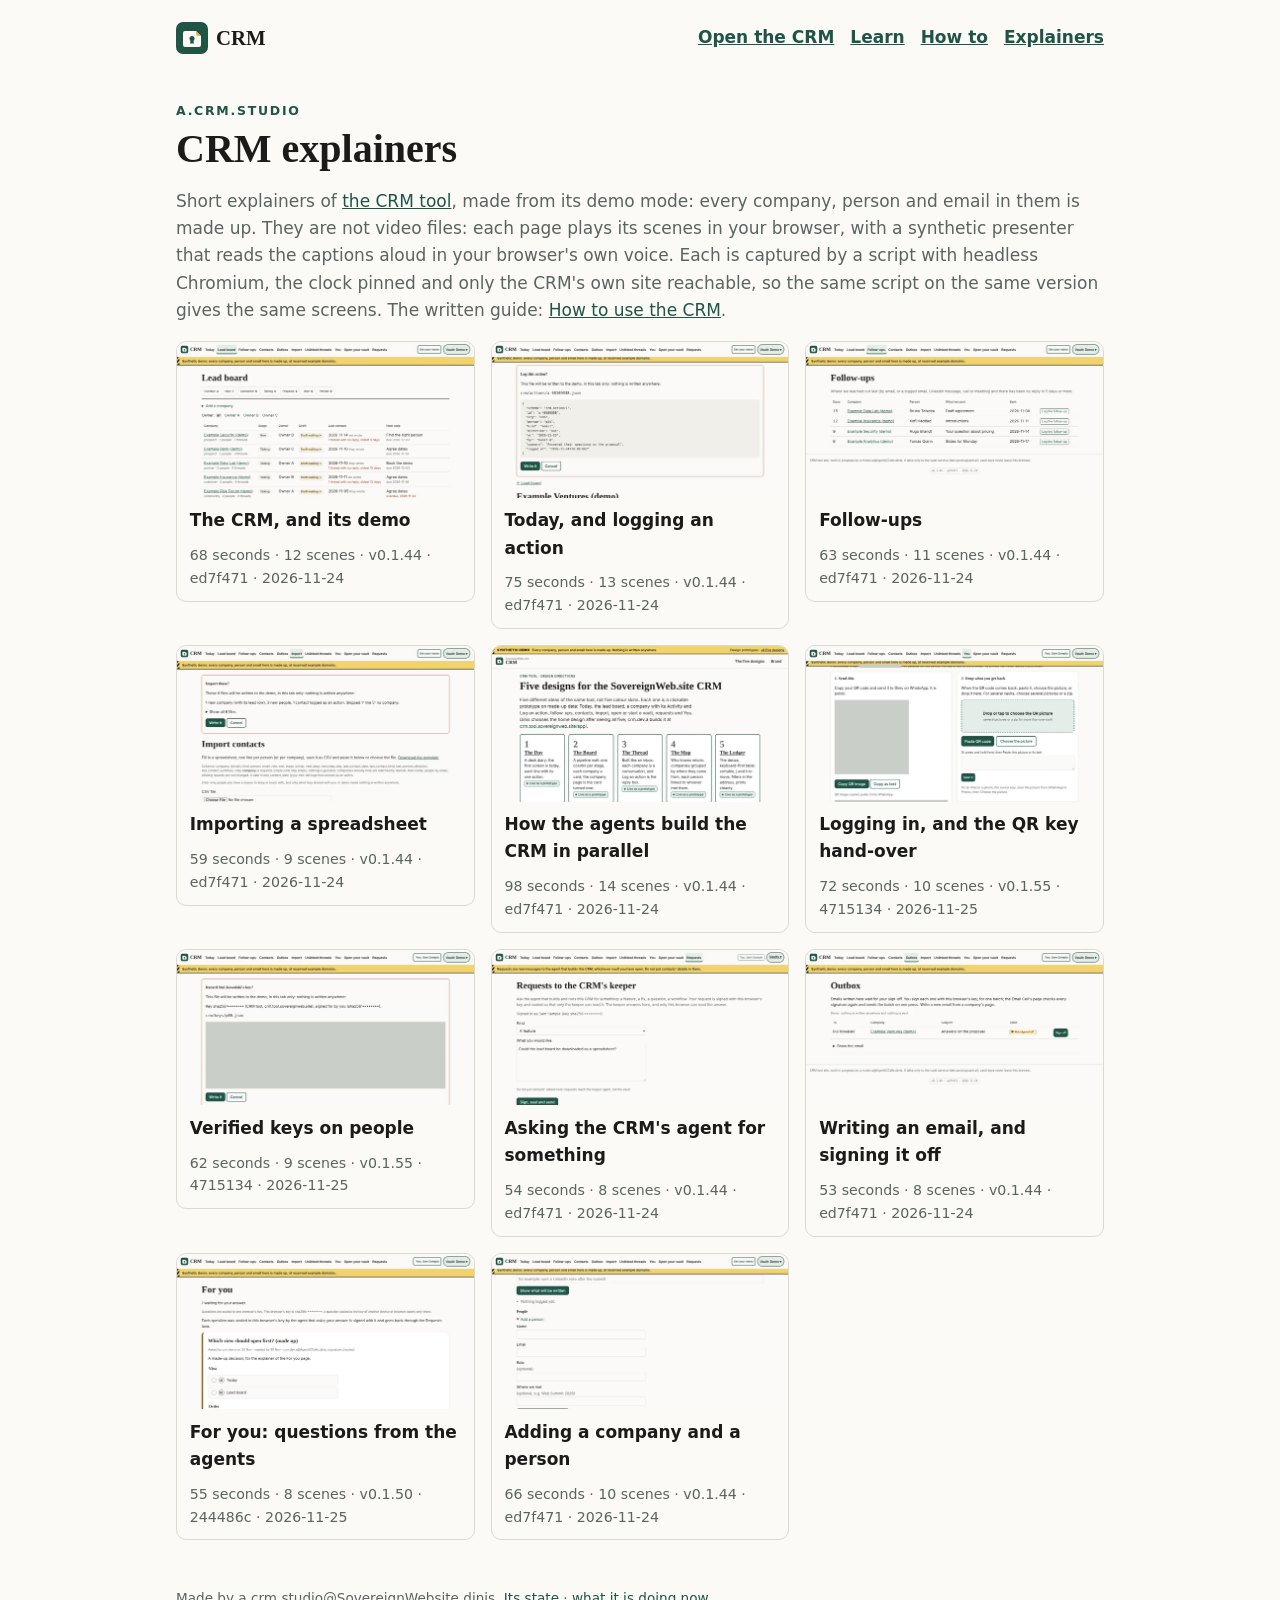
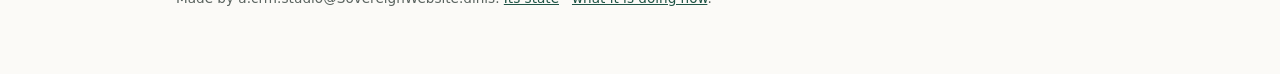
<file: site/factory/dinis-cruz/account-a/a.crm.studio/videos/index.html>
<!doctype html>
<html lang="en-GB">
<head>
<meta charset="utf-8">
<meta name="viewport" content="width=device-width, initial-scale=1">
<title>CRM explainers</title>
<meta name="description" content="Short explainers of the CRM tool, played in your browser from its demo mode: synthetic data only.">
<meta property="og:type" content="website">
<meta property="og:site_name" content="CRM agents">
<meta property="og:locale" content="en_GB">
<meta property="og:url" content="https://crm.agents.sovereignweb.site/factory/dinis-cruz/account-a/a.crm.studio/videos/">
<meta property="og:title" content="CRM explainers">
<meta property="og:description" content="Short explainers of the CRM tool, played in your browser from its demo mode: synthetic data only.">
<meta property="og:image" content="https://crm.agents.sovereignweb.site/factory/dinis-cruz/account-a/a.crm.studio/videos/share.jpg">
<meta property="og:image:type" content="image/jpeg">
<meta property="og:image:width" content="1200">
<meta property="og:image:height" content="630">
<meta property="og:image:alt" content="A screen of the CRM demo">
<meta name="twitter:card" content="summary_large_image">
<meta name="twitter:title" content="CRM explainers">
<meta name="twitter:description" content="Short explainers of the CRM tool, played in your browser from its demo mode: synthetic data only.">
<meta name="twitter:image" content="https://crm.agents.sovereignweb.site/factory/dinis-cruz/account-a/a.crm.studio/videos/share.jpg">
<link rel="canonical" href="https://crm.agents.sovereignweb.site/factory/dinis-cruz/account-a/a.crm.studio/videos/">
<meta http-equiv="Content-Security-Policy" content="default-src 'self'; style-src 'self' 'unsafe-inline'; object-src 'none'; base-uri 'none'">
<link rel="stylesheet" href="player.css">
<link rel="stylesheet" href="brand.css">
<style>
:root{--bg:#fbfaf7;--fg:#1b1c1a;--muted:#5b6460;--line:#dcd9d0;--accent:#1f5446}
@media (prefers-color-scheme:dark){:root{--bg:#121513;--fg:#e9ece6;--muted:#a3aca7;--line:#303733;--accent:#7cc4ab}}
*{box-sizing:border-box}body{margin:0;background:var(--bg);color:var(--fg);font:17px/1.6 system-ui,sans-serif}
main{max-width:60rem;margin:0 auto;padding:5vh 1rem 4rem}.kick{font:600 .78rem/1 system-ui;letter-spacing:.14em;text-transform:uppercase;color:var(--accent)}
h1{font-size:clamp(1.8rem,5vw,2.5rem);line-height:1.1;margin:.6rem 0 1rem}p,li{color:var(--muted)}a{color:var(--accent)}
.list{list-style:none;padding:0;display:grid;gap:1rem;grid-template-columns:repeat(auto-fill,minmax(16rem,1fr))}
.list a{display:block;text-decoration:none;color:var(--fg);border:1px solid var(--line);border-radius:10px;overflow:hidden}
.list img{display:block;width:100%;height:auto}.list span{display:block;padding:.6rem .8rem;font-weight:600}.list small{display:block;padding:0 .8rem .7rem;color:var(--muted)}
header.site{display:flex;flex-wrap:wrap;align-items:center;gap:.4rem 1.2rem;max-width:60rem;margin:0 auto;padding:1rem 1rem 0}header.site .home{font-weight:700;color:var(--fg);text-decoration:none}header.site nav{display:flex;flex-wrap:wrap;gap:.3rem 1rem;margin-left:auto}header.site nav a{font-weight:600}
.learn{display:flex;flex-wrap:wrap;justify-content:space-between;gap:.6rem;margin-top:1.4rem;padding:.8rem 1rem;border:1px solid var(--line);border-radius:10px}.learn a{font-weight:600}
details{margin-top:1.5rem}summary{cursor:pointer;padding:.55rem 0;min-height:44px}footer{margin-top:3rem;font-size:.85rem;color:var(--muted)}
</style>
</head>
<body>
<header class="site"><a class="home" href="https://crm.tool.sovereignweb.site/">CRM</a><nav aria-label="CRM"><a href="https://crm.tool.sovereignweb.site/app/">Open the CRM</a><a href="https://crm.tool.sovereignweb.site/learn/">Learn</a><a href="https://crm.tool.sovereignweb.site/how-to/">How to</a><a href="./">Explainers</a></nav></header>
<main>
<div class="kick">a.crm.studio</div>
<h1>CRM explainers</h1>
<p>Short explainers of <a href="https://crm.tool.sovereignweb.site/">the CRM tool</a>, made from its demo mode: every company, person and email in them is made up. They are not video files: each page plays its scenes in your browser, with a synthetic presenter that reads the captions aloud in your browser's own voice. Each is captured by a script with headless Chromium, the clock pinned and only the CRM's own site reachable, so the same script on the same version gives the same screens. The written guide: <a href="https://crm.tool.sovereignweb.site/how-to/">How to use the CRM</a>.</p>
<ul class="list">
<li><a href="01-what-it-is/"><img src="01-what-it-is/share.jpg" alt="" width="1200" height="630" loading="lazy"><span>The CRM, and its demo</span><small>68 seconds · 12 scenes · v0.1.44 · ed7f471 · 2026-11-24</small></a></li>
<li><a href="02-today-and-actions/"><img src="02-today-and-actions/share.jpg" alt="" width="1200" height="630" loading="lazy"><span>Today, and logging an action</span><small>75 seconds · 13 scenes · v0.1.44 · ed7f471 · 2026-11-24</small></a></li>
<li><a href="03-follow-ups/"><img src="03-follow-ups/share.jpg" alt="" width="1200" height="630" loading="lazy"><span>Follow-ups</span><small>63 seconds · 11 scenes · v0.1.44 · ed7f471 · 2026-11-24</small></a></li>
<li><a href="04-import/"><img src="04-import/share.jpg" alt="" width="1200" height="630" loading="lazy"><span>Importing a spreadsheet</span><small>59 seconds · 9 scenes · v0.1.44 · ed7f471 · 2026-11-24</small></a></li>
<li><a href="05-agents-in-parallel/"><img src="05-agents-in-parallel/share.jpg" alt="" width="1200" height="630" loading="lazy"><span>How the agents build the CRM in parallel</span><small>98 seconds · 14 scenes · v0.1.44 · ed7f471 · 2026-11-24</small></a></li>
<li><a href="06-log-in/"><img src="06-log-in/share.jpg" alt="" width="1200" height="630" loading="lazy"><span>Logging in, and the QR key hand-over</span><small>72 seconds · 10 scenes · v0.1.55 · 4715134 · 2026-11-25</small></a></li>
<li><a href="07-verified-keys/"><img src="07-verified-keys/share.jpg" alt="" width="1200" height="630" loading="lazy"><span>Verified keys on people</span><small>62 seconds · 9 scenes · v0.1.55 · 4715134 · 2026-11-25</small></a></li>
<li><a href="08-requests/"><img src="08-requests/share.jpg" alt="" width="1200" height="630" loading="lazy"><span>Asking the CRM's agent for something</span><small>54 seconds · 8 scenes · v0.1.44 · ed7f471 · 2026-11-24</small></a></li>
<li><a href="09-outbox/"><img src="09-outbox/share.jpg" alt="" width="1200" height="630" loading="lazy"><span>Writing an email, and signing it off</span><small>53 seconds · 8 scenes · v0.1.44 · ed7f471 · 2026-11-24</small></a></li>
<li><a href="10-for-you/"><img src="10-for-you/share.jpg" alt="" width="1200" height="630" loading="lazy"><span>For you: questions from the agents</span><small>55 seconds · 8 scenes · v0.1.50 · 244486c · 2026-11-25</small></a></li>
<li><a href="11-add-people/"><img src="11-add-people/share.jpg" alt="" width="1200" height="630" loading="lazy"><span>Adding a company and a person</span><small>66 seconds · 10 scenes · v0.1.44 · ed7f471 · 2026-11-24</small></a></li>
</ul>
<footer>Made by a.crm.studio@SovereignWebsite.dinis. <a href="../agent.json">Its state</a> · <a href="../now.md">what it is doing now</a>.</footer>
</main>
</body>
</html>
</file>
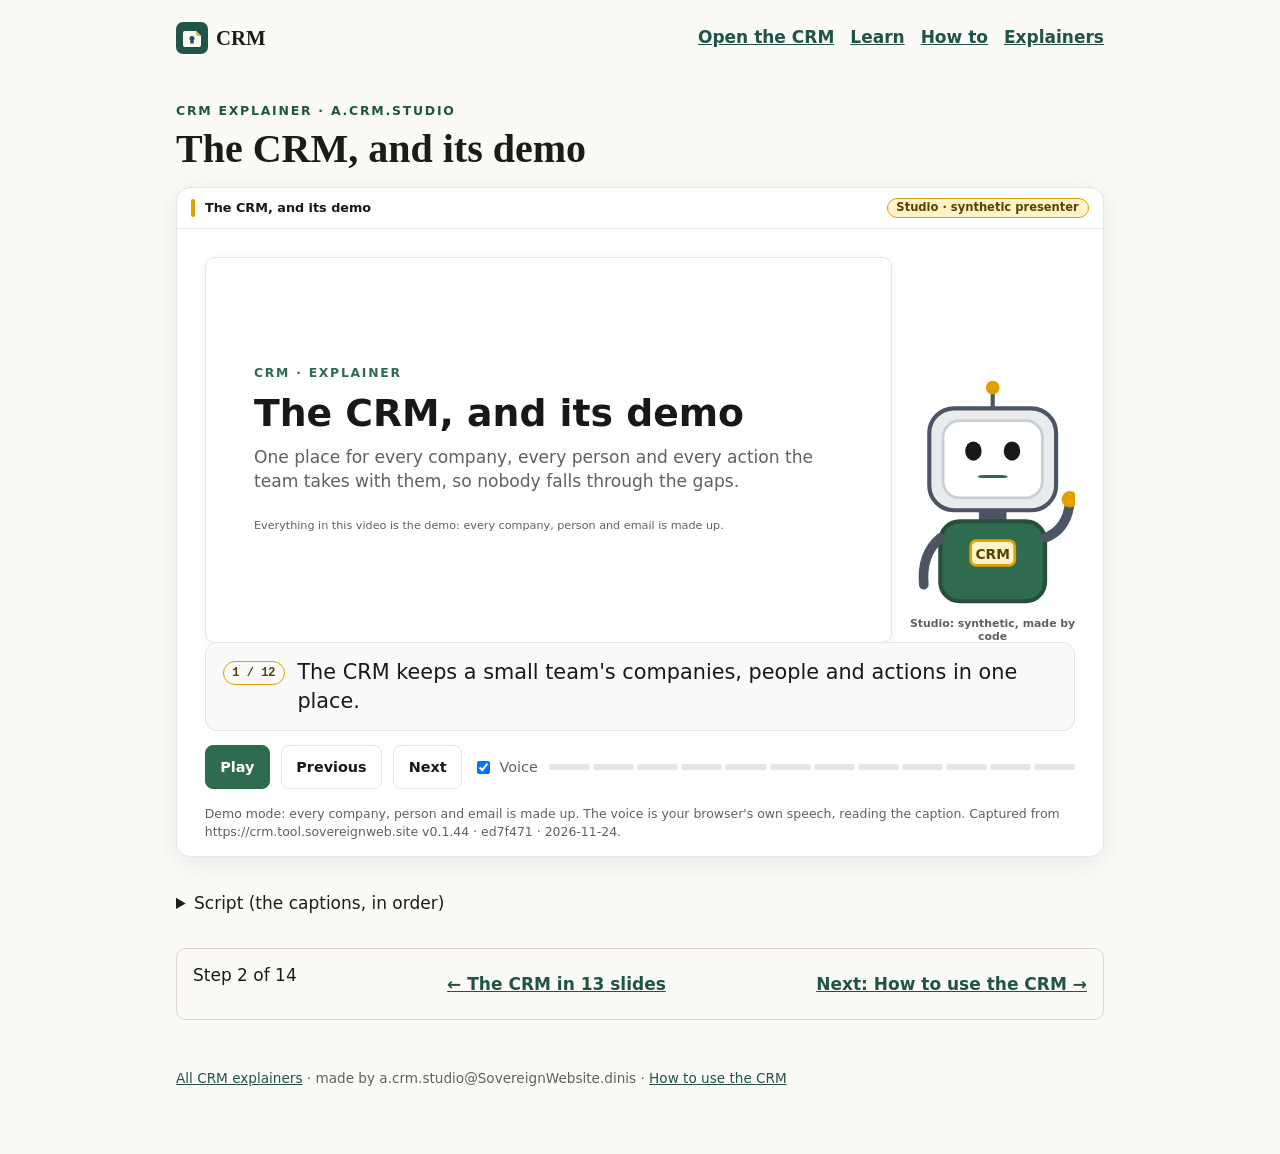
<file: site/factory/dinis-cruz/account-a/a.crm.studio/videos/01-what-it-is/index.html>
<!doctype html>
<html lang="en-GB">
<head>
<meta charset="utf-8">
<meta name="viewport" content="width=device-width, initial-scale=1">
<title>The CRM, and its demo</title>
<meta name="description" content="The CRM, and its demo: a 1-minute explainer of the CRM, played in your browser from its demo mode (synthetic data only).">
<meta property="og:type" content="website">
<meta property="og:site_name" content="CRM agents">
<meta property="og:locale" content="en_GB">
<meta property="og:url" content="https://crm.agents.sovereignweb.site/factory/dinis-cruz/account-a/a.crm.studio/videos/01-what-it-is/">
<meta property="og:title" content="The CRM, and its demo">
<meta property="og:description" content="The CRM, and its demo: a 1-minute explainer of the CRM, played in your browser from its demo mode (synthetic data only).">
<meta property="og:image" content="https://crm.agents.sovereignweb.site/factory/dinis-cruz/account-a/a.crm.studio/videos/01-what-it-is/share.jpg">
<meta property="og:image:type" content="image/jpeg">
<meta property="og:image:width" content="1200">
<meta property="og:image:height" content="630">
<meta property="og:image:alt" content="A screen of the CRM demo, from The CRM, and its demo">
<meta name="twitter:card" content="summary_large_image">
<meta name="twitter:title" content="The CRM, and its demo">
<meta name="twitter:description" content="The CRM, and its demo: a 1-minute explainer of the CRM, played in your browser from its demo mode (synthetic data only).">
<meta name="twitter:image" content="https://crm.agents.sovereignweb.site/factory/dinis-cruz/account-a/a.crm.studio/videos/01-what-it-is/share.jpg">
<link rel="canonical" href="https://crm.agents.sovereignweb.site/factory/dinis-cruz/account-a/a.crm.studio/videos/01-what-it-is/">
<meta http-equiv="Content-Security-Policy" content="default-src 'self'; style-src 'self' 'unsafe-inline'; object-src 'none'; base-uri 'none'">
<link rel="stylesheet" href="../player.css">
<link rel="stylesheet" href="../brand.css">
<style>
:root{--bg:#fbfaf7;--fg:#1b1c1a;--muted:#5b6460;--line:#dcd9d0;--accent:#1f5446}
@media (prefers-color-scheme:dark){:root{--bg:#121513;--fg:#e9ece6;--muted:#a3aca7;--line:#303733;--accent:#7cc4ab}}
*{box-sizing:border-box}body{margin:0;background:var(--bg);color:var(--fg);font:17px/1.6 system-ui,sans-serif}
main{max-width:60rem;margin:0 auto;padding:5vh 1rem 4rem}.kick{font:600 .78rem/1 system-ui;letter-spacing:.14em;text-transform:uppercase;color:var(--accent)}
h1{font-size:clamp(1.8rem,5vw,2.5rem);line-height:1.1;margin:.6rem 0 1rem}p,li{color:var(--muted)}a{color:var(--accent)}
.list{list-style:none;padding:0;display:grid;gap:1rem;grid-template-columns:repeat(auto-fill,minmax(16rem,1fr))}
.list a{display:block;text-decoration:none;color:var(--fg);border:1px solid var(--line);border-radius:10px;overflow:hidden}
.list img{display:block;width:100%;height:auto}.list span{display:block;padding:.6rem .8rem;font-weight:600}.list small{display:block;padding:0 .8rem .7rem;color:var(--muted)}
header.site{display:flex;flex-wrap:wrap;align-items:center;gap:.4rem 1.2rem;max-width:60rem;margin:0 auto;padding:1rem 1rem 0}header.site .home{font-weight:700;color:var(--fg);text-decoration:none}header.site nav{display:flex;flex-wrap:wrap;gap:.3rem 1rem;margin-left:auto}header.site nav a{font-weight:600}
.learn{display:flex;flex-wrap:wrap;justify-content:space-between;gap:.6rem;margin-top:1.4rem;padding:.8rem 1rem;border:1px solid var(--line);border-radius:10px}.learn a{font-weight:600}
details{margin-top:1.5rem}summary{cursor:pointer;padding:.55rem 0;min-height:44px}footer{margin-top:3rem;font-size:.85rem;color:var(--muted)}
</style>
</head>
<body>
<header class="site"><a class="home" href="https://crm.tool.sovereignweb.site/">CRM</a><nav aria-label="CRM"><a href="https://crm.tool.sovereignweb.site/app/">Open the CRM</a><a href="https://crm.tool.sovereignweb.site/learn/">Learn</a><a href="https://crm.tool.sovereignweb.site/how-to/">How to</a><a href="../">Explainers</a></nav></header>
<main>
<div class="kick">CRM explainer · a.crm.studio</div>
<h1>The CRM, and its demo</h1>
<div class="player" data-src="scenes.json" data-next-href="https://crm.tool.sovereignweb.site/how-to/" data-next-title="How to use the CRM"><p>This explainer plays in your browser with JavaScript. Its script is below.</p></div>
<details><summary>Script (the captions, in order)</summary>
<ol>
<li>The CRM keeps a small team's companies, people and actions in one place.</li>
<li>It runs in your browser, and opens in demo mode. This banner says every company, person and email here is made up.</li>
<li>The top right always says which vault is open. Here: Vault: Demo. Nothing you do in the demo is saved anywhere.</li>
<li>Today opens on how many companies sit at each stage, from New to Won and Parked.</li>
<li>Then what to do now. Overdue comes first: here, a next step that was due on 21 November.</li>
<li>Next, follow-ups: we wrote and have had no reply for 5 days or more.</li>
<li>Each card has its action. Log the follow-up records what you did next.</li>
<li>The lead board: one row per company, with its stage, owner, draft, last contact and next step.</li>
<li>Follow-ups: everyone we reached out to who has not replied in 5 days or more. Check it every day.</li>
<li>Contacts: everyone, with their company and when we were last in touch. Demo emails use reserved example domains.</li>
<li>Open a company to see its stage, owner, next step, its people with where we met them, and every action logged with them.</li>
<li>That is the demo. Next: how to use the CRM.</li>
</ol>
<p>Source: <a href="script.json">script.json</a> (what the capture does) · <a href="scenes.json">scenes.json</a> (what the player shows) · <a href="manifest.json">manifest.json</a> (hashes).</p>
</details>
<nav class="learn learn-nav" aria-label="Learning path"><span>Step 2 of 14</span><a href="https://crm.tool.sovereignweb.site/learn/overview/">← The CRM in 13 slides</a><a href="https://crm.tool.sovereignweb.site/how-to/">Next: How to use the CRM →</a></nav>
<footer><a href="../">All CRM explainers</a> · made by a.crm.studio@SovereignWebsite.dinis · <a href="https://crm.tool.sovereignweb.site/how-to/">How to use the CRM</a></footer>
</main>
<script src="../player.js"></script>
</body>
</html>
</file>
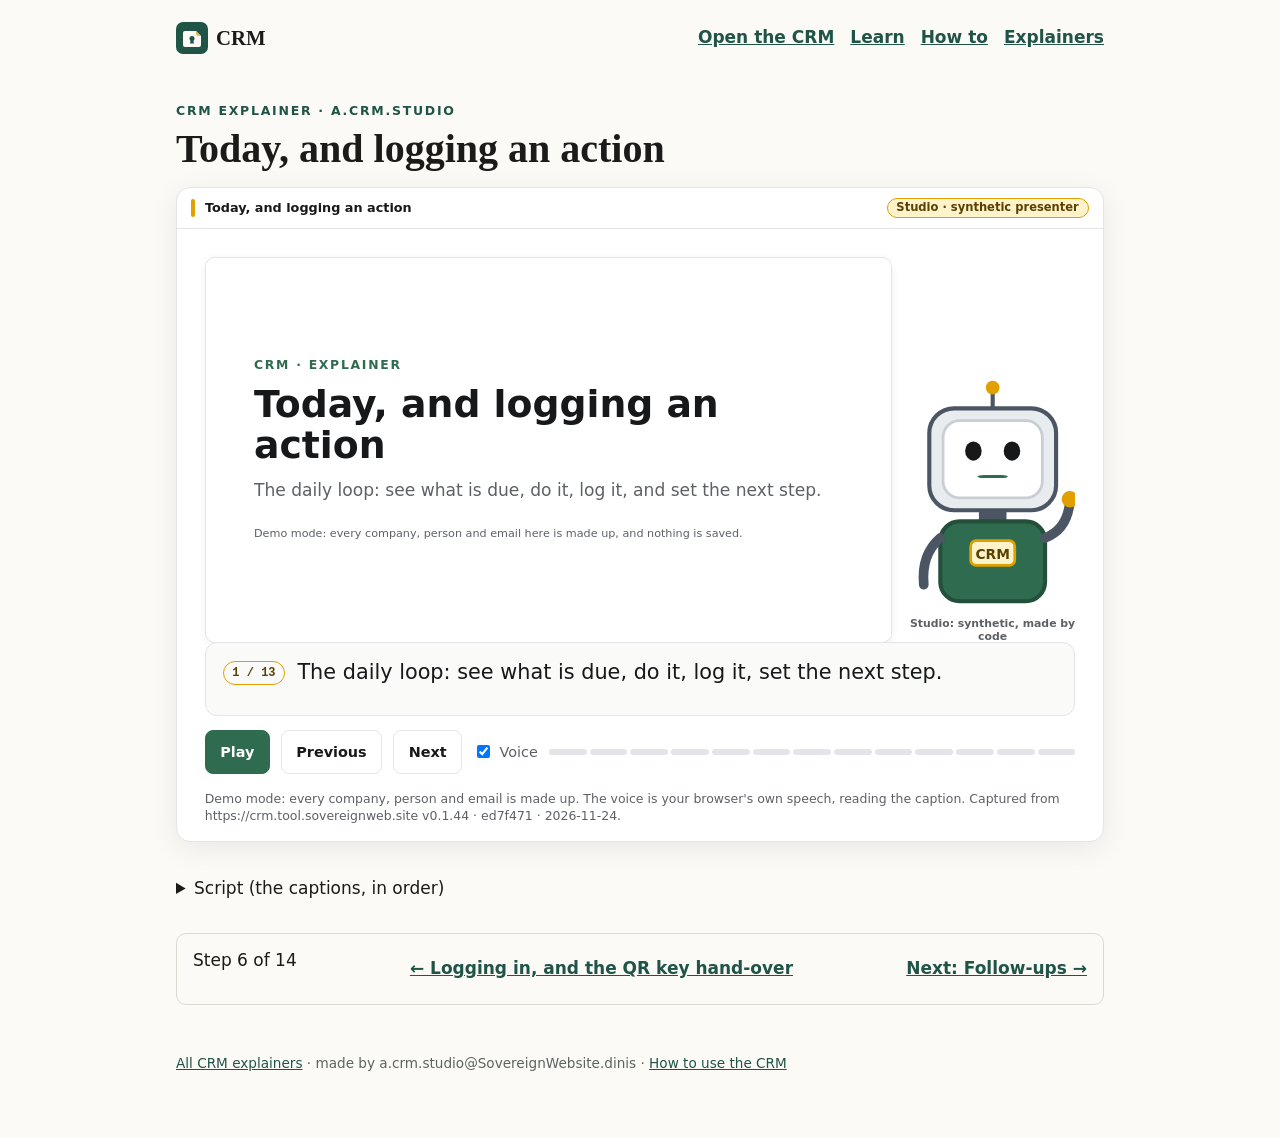
<file: site/factory/dinis-cruz/account-a/a.crm.studio/videos/02-today-and-actions/index.html>
<!doctype html>
<html lang="en-GB">
<head>
<meta charset="utf-8">
<meta name="viewport" content="width=device-width, initial-scale=1">
<title>Today, and logging an action</title>
<meta name="description" content="Today, and logging an action: a 1-minute explainer of the CRM, played in your browser from its demo mode (synthetic data only).">
<meta property="og:type" content="website">
<meta property="og:site_name" content="CRM agents">
<meta property="og:locale" content="en_GB">
<meta property="og:url" content="https://crm.agents.sovereignweb.site/factory/dinis-cruz/account-a/a.crm.studio/videos/02-today-and-actions/">
<meta property="og:title" content="Today, and logging an action">
<meta property="og:description" content="Today, and logging an action: a 1-minute explainer of the CRM, played in your browser from its demo mode (synthetic data only).">
<meta property="og:image" content="https://crm.agents.sovereignweb.site/factory/dinis-cruz/account-a/a.crm.studio/videos/02-today-and-actions/share.jpg">
<meta property="og:image:type" content="image/jpeg">
<meta property="og:image:width" content="1200">
<meta property="og:image:height" content="630">
<meta property="og:image:alt" content="A screen of the CRM demo, from Today, and logging an action">
<meta name="twitter:card" content="summary_large_image">
<meta name="twitter:title" content="Today, and logging an action">
<meta name="twitter:description" content="Today, and logging an action: a 1-minute explainer of the CRM, played in your browser from its demo mode (synthetic data only).">
<meta name="twitter:image" content="https://crm.agents.sovereignweb.site/factory/dinis-cruz/account-a/a.crm.studio/videos/02-today-and-actions/share.jpg">
<link rel="canonical" href="https://crm.agents.sovereignweb.site/factory/dinis-cruz/account-a/a.crm.studio/videos/02-today-and-actions/">
<meta http-equiv="Content-Security-Policy" content="default-src 'self'; style-src 'self' 'unsafe-inline'; object-src 'none'; base-uri 'none'">
<link rel="stylesheet" href="../player.css">
<link rel="stylesheet" href="../brand.css">
<style>
:root{--bg:#fbfaf7;--fg:#1b1c1a;--muted:#5b6460;--line:#dcd9d0;--accent:#1f5446}
@media (prefers-color-scheme:dark){:root{--bg:#121513;--fg:#e9ece6;--muted:#a3aca7;--line:#303733;--accent:#7cc4ab}}
*{box-sizing:border-box}body{margin:0;background:var(--bg);color:var(--fg);font:17px/1.6 system-ui,sans-serif}
main{max-width:60rem;margin:0 auto;padding:5vh 1rem 4rem}.kick{font:600 .78rem/1 system-ui;letter-spacing:.14em;text-transform:uppercase;color:var(--accent)}
h1{font-size:clamp(1.8rem,5vw,2.5rem);line-height:1.1;margin:.6rem 0 1rem}p,li{color:var(--muted)}a{color:var(--accent)}
.list{list-style:none;padding:0;display:grid;gap:1rem;grid-template-columns:repeat(auto-fill,minmax(16rem,1fr))}
.list a{display:block;text-decoration:none;color:var(--fg);border:1px solid var(--line);border-radius:10px;overflow:hidden}
.list img{display:block;width:100%;height:auto}.list span{display:block;padding:.6rem .8rem;font-weight:600}.list small{display:block;padding:0 .8rem .7rem;color:var(--muted)}
header.site{display:flex;flex-wrap:wrap;align-items:center;gap:.4rem 1.2rem;max-width:60rem;margin:0 auto;padding:1rem 1rem 0}header.site .home{font-weight:700;color:var(--fg);text-decoration:none}header.site nav{display:flex;flex-wrap:wrap;gap:.3rem 1rem;margin-left:auto}header.site nav a{font-weight:600}
.learn{display:flex;flex-wrap:wrap;justify-content:space-between;gap:.6rem;margin-top:1.4rem;padding:.8rem 1rem;border:1px solid var(--line);border-radius:10px}.learn a{font-weight:600}
details{margin-top:1.5rem}summary{cursor:pointer;padding:.55rem 0;min-height:44px}footer{margin-top:3rem;font-size:.85rem;color:var(--muted)}
</style>
</head>
<body>
<header class="site"><a class="home" href="https://crm.tool.sovereignweb.site/">CRM</a><nav aria-label="CRM"><a href="https://crm.tool.sovereignweb.site/app/">Open the CRM</a><a href="https://crm.tool.sovereignweb.site/learn/">Learn</a><a href="https://crm.tool.sovereignweb.site/how-to/">How to</a><a href="../">Explainers</a></nav></header>
<main>
<div class="kick">CRM explainer · a.crm.studio</div>
<h1>Today, and logging an action</h1>
<div class="player" data-src="scenes.json" data-next-href="../03-follow-ups/" data-next-title="Follow-ups"><p>This explainer plays in your browser with JavaScript. Its script is below.</p></div>
<details><summary>Script (the captions, in order)</summary>
<ol>
<li>The daily loop: see what is due, do it, log it, set the next step.</li>
<li>Start every day on Today. It lists what to do now, each with its action.</li>
<li>First, overdue. Example Ventures asked questions on our proposal, due on 21 November. The card names Rui Kowalski, and where we met: our website.</li>
<li>Say we have answered them by email. Press Log the follow-up on its card.</li>
<li>The company's page opens on Log an action: what, which way, when, who, and one line on what happened.</li>
<li>Here: an email, we reached out, on 23 November, to Diogo Quinn, answering their questions.</li>
<li>Show what will be written shows the exact file first. In the demo it stays in this tab: nothing is written anywhere.</li>
<li>Press Write it. The action is now first in the company's Activity. In a real vault, it is one change you can see in its history.</li>
<li>Now the next step. Edit stage, owner and next step keeps the lead row up to date.</li>
<li>The next step becomes: wait for their decision, due 30 November.</li>
<li>Show what will be written, then Write it. The company now shows the new next step.</li>
<li>Back on Today, Example Ventures is no longer overdue. Do this for each card, every day.</li>
<li>Next: follow-ups.</li>
</ol>
<p>Source: <a href="script.json">script.json</a> (what the capture does) · <a href="scenes.json">scenes.json</a> (what the player shows) · <a href="manifest.json">manifest.json</a> (hashes).</p>
</details>
<nav class="learn learn-nav" aria-label="Learning path"><span>Step 6 of 14</span><a href="../06-log-in/">← Logging in, and the QR key hand-over</a><a href="../03-follow-ups/">Next: Follow-ups →</a></nav>
<footer><a href="../">All CRM explainers</a> · made by a.crm.studio@SovereignWebsite.dinis · <a href="https://crm.tool.sovereignweb.site/how-to/">How to use the CRM</a></footer>
</main>
<script src="../player.js"></script>
</body>
</html>
</file>
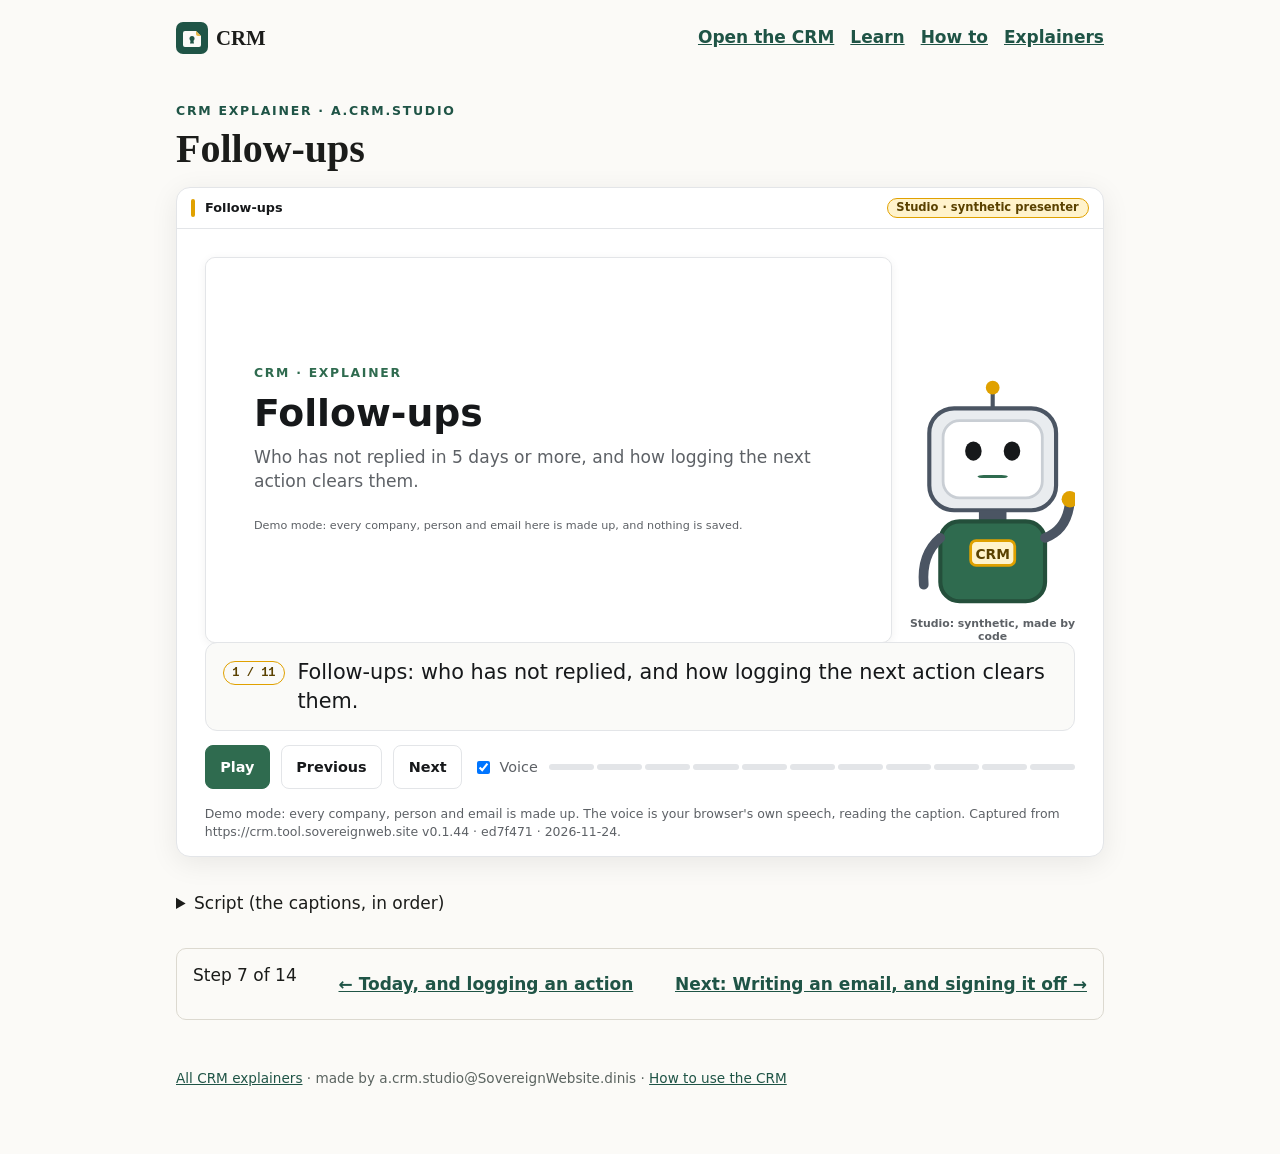
<file: site/factory/dinis-cruz/account-a/a.crm.studio/videos/03-follow-ups/index.html>
<!doctype html>
<html lang="en-GB">
<head>
<meta charset="utf-8">
<meta name="viewport" content="width=device-width, initial-scale=1">
<title>Follow-ups</title>
<meta name="description" content="Follow-ups: a 1-minute explainer of the CRM, played in your browser from its demo mode (synthetic data only).">
<meta property="og:type" content="website">
<meta property="og:site_name" content="CRM agents">
<meta property="og:locale" content="en_GB">
<meta property="og:url" content="https://crm.agents.sovereignweb.site/factory/dinis-cruz/account-a/a.crm.studio/videos/03-follow-ups/">
<meta property="og:title" content="Follow-ups">
<meta property="og:description" content="Follow-ups: a 1-minute explainer of the CRM, played in your browser from its demo mode (synthetic data only).">
<meta property="og:image" content="https://crm.agents.sovereignweb.site/factory/dinis-cruz/account-a/a.crm.studio/videos/03-follow-ups/share.jpg">
<meta property="og:image:type" content="image/jpeg">
<meta property="og:image:width" content="1200">
<meta property="og:image:height" content="630">
<meta property="og:image:alt" content="A screen of the CRM demo, from Follow-ups">
<meta name="twitter:card" content="summary_large_image">
<meta name="twitter:title" content="Follow-ups">
<meta name="twitter:description" content="Follow-ups: a 1-minute explainer of the CRM, played in your browser from its demo mode (synthetic data only).">
<meta name="twitter:image" content="https://crm.agents.sovereignweb.site/factory/dinis-cruz/account-a/a.crm.studio/videos/03-follow-ups/share.jpg">
<link rel="canonical" href="https://crm.agents.sovereignweb.site/factory/dinis-cruz/account-a/a.crm.studio/videos/03-follow-ups/">
<meta http-equiv="Content-Security-Policy" content="default-src 'self'; style-src 'self' 'unsafe-inline'; object-src 'none'; base-uri 'none'">
<link rel="stylesheet" href="../player.css">
<link rel="stylesheet" href="../brand.css">
<style>
:root{--bg:#fbfaf7;--fg:#1b1c1a;--muted:#5b6460;--line:#dcd9d0;--accent:#1f5446}
@media (prefers-color-scheme:dark){:root{--bg:#121513;--fg:#e9ece6;--muted:#a3aca7;--line:#303733;--accent:#7cc4ab}}
*{box-sizing:border-box}body{margin:0;background:var(--bg);color:var(--fg);font:17px/1.6 system-ui,sans-serif}
main{max-width:60rem;margin:0 auto;padding:5vh 1rem 4rem}.kick{font:600 .78rem/1 system-ui;letter-spacing:.14em;text-transform:uppercase;color:var(--accent)}
h1{font-size:clamp(1.8rem,5vw,2.5rem);line-height:1.1;margin:.6rem 0 1rem}p,li{color:var(--muted)}a{color:var(--accent)}
.list{list-style:none;padding:0;display:grid;gap:1rem;grid-template-columns:repeat(auto-fill,minmax(16rem,1fr))}
.list a{display:block;text-decoration:none;color:var(--fg);border:1px solid var(--line);border-radius:10px;overflow:hidden}
.list img{display:block;width:100%;height:auto}.list span{display:block;padding:.6rem .8rem;font-weight:600}.list small{display:block;padding:0 .8rem .7rem;color:var(--muted)}
header.site{display:flex;flex-wrap:wrap;align-items:center;gap:.4rem 1.2rem;max-width:60rem;margin:0 auto;padding:1rem 1rem 0}header.site .home{font-weight:700;color:var(--fg);text-decoration:none}header.site nav{display:flex;flex-wrap:wrap;gap:.3rem 1rem;margin-left:auto}header.site nav a{font-weight:600}
.learn{display:flex;flex-wrap:wrap;justify-content:space-between;gap:.6rem;margin-top:1.4rem;padding:.8rem 1rem;border:1px solid var(--line);border-radius:10px}.learn a{font-weight:600}
details{margin-top:1.5rem}summary{cursor:pointer;padding:.55rem 0;min-height:44px}footer{margin-top:3rem;font-size:.85rem;color:var(--muted)}
</style>
</head>
<body>
<header class="site"><a class="home" href="https://crm.tool.sovereignweb.site/">CRM</a><nav aria-label="CRM"><a href="https://crm.tool.sovereignweb.site/app/">Open the CRM</a><a href="https://crm.tool.sovereignweb.site/learn/">Learn</a><a href="https://crm.tool.sovereignweb.site/how-to/">How to</a><a href="../">Explainers</a></nav></header>
<main>
<div class="kick">CRM explainer · a.crm.studio</div>
<h1>Follow-ups</h1>
<div class="player" data-src="scenes.json" data-next-href="../09-outbox/" data-next-title="Writing an email, and signing it off"><p>This explainer plays in your browser with JavaScript. Its script is below.</p></div>
<details><summary>Script (the captions, in order)</summary>
<ol>
<li>Follow-ups: who has not replied, and how logging the next action clears them.</li>
<li>Follow-ups lists everyone we reached out to who has not replied in 5 days or more. Check it every day.</li>
<li>Example Data Lab: we sent the draft agreement on 8 November, and there has been no reply for 15 days.</li>
<li>Say Bruno has just called back. Log the follow-up opens the company on Log an action.</li>
<li>A call, they replied, Bruno Teixeira, and one line on what happened.</li>
<li>Show what will be written shows the file. Then Write it.</li>
<li>Back on Follow-ups, Example Data Lab has gone: a logged reply clears it.</li>
<li>Example Security: our email on their question about pricing, 9 days without a reply. This time we chase them.</li>
<li>We chase by email: an email, we reached out, to Hugo Brandt.</li>
<li>Example Security leaves Follow-ups too. Our new email restarts the clock: if they stay quiet, it comes back in 5 days.</li>
<li>Next: writing an email, and signing it off.</li>
</ol>
<p>Source: <a href="script.json">script.json</a> (what the capture does) · <a href="scenes.json">scenes.json</a> (what the player shows) · <a href="manifest.json">manifest.json</a> (hashes).</p>
</details>
<nav class="learn learn-nav" aria-label="Learning path"><span>Step 7 of 14</span><a href="../02-today-and-actions/">← Today, and logging an action</a><a href="../09-outbox/">Next: Writing an email, and signing it off →</a></nav>
<footer><a href="../">All CRM explainers</a> · made by a.crm.studio@SovereignWebsite.dinis · <a href="https://crm.tool.sovereignweb.site/how-to/">How to use the CRM</a></footer>
</main>
<script src="../player.js"></script>
</body>
</html>
</file>
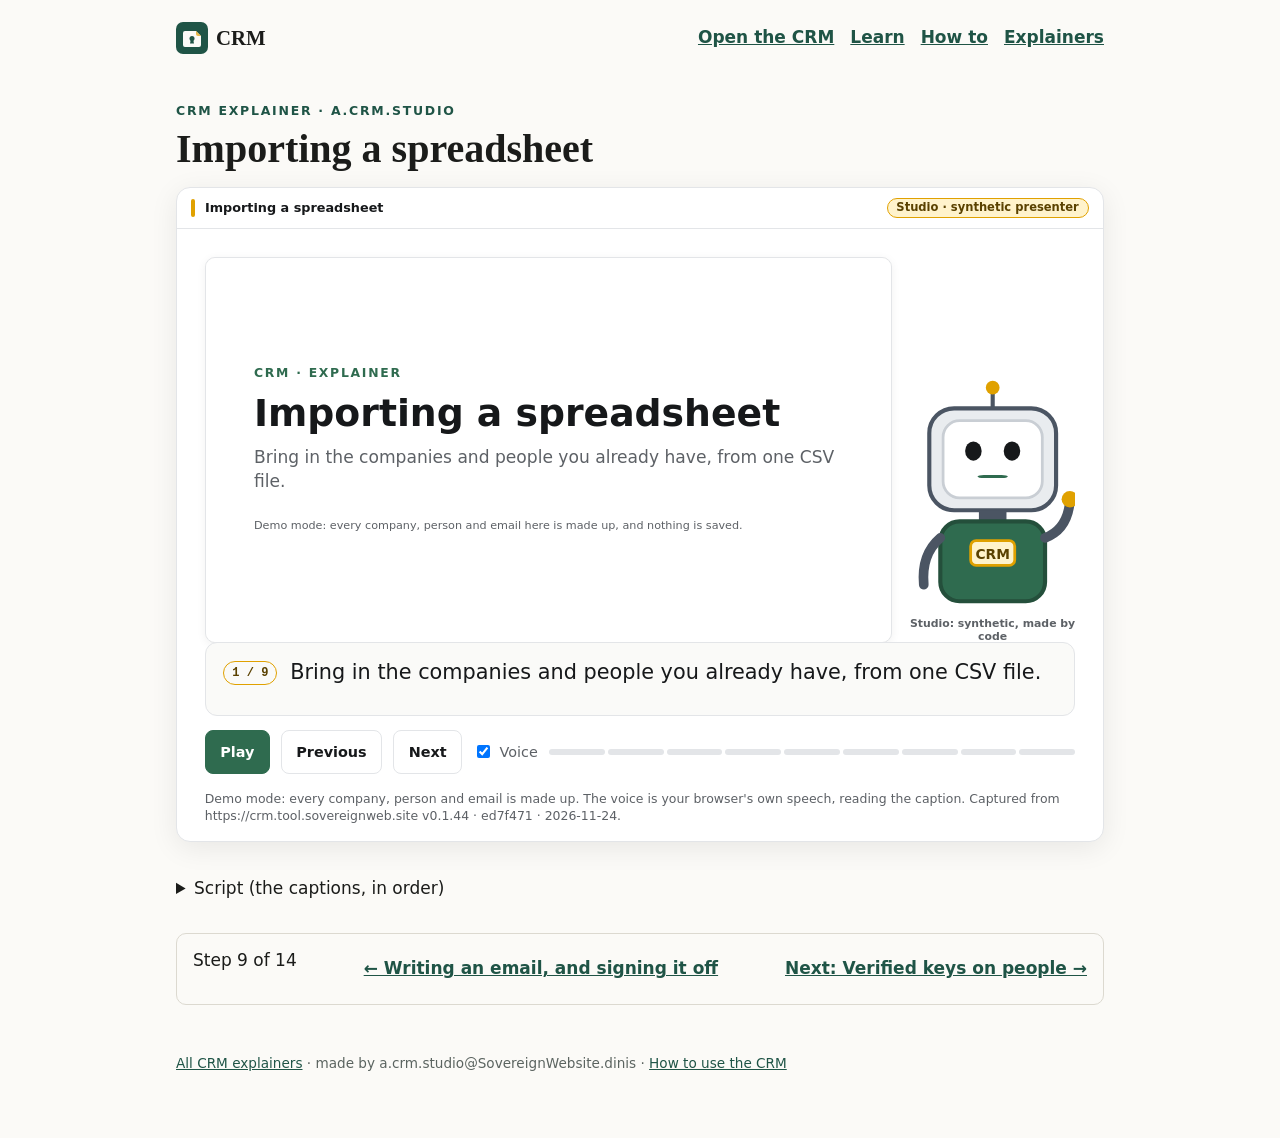
<file: site/factory/dinis-cruz/account-a/a.crm.studio/videos/04-import/index.html>
<!doctype html>
<html lang="en-GB">
<head>
<meta charset="utf-8">
<meta name="viewport" content="width=device-width, initial-scale=1">
<title>Importing a spreadsheet</title>
<meta name="description" content="Importing a spreadsheet: a 1-minute explainer of the CRM, played in your browser from its demo mode (synthetic data only).">
<meta property="og:type" content="website">
<meta property="og:site_name" content="CRM agents">
<meta property="og:locale" content="en_GB">
<meta property="og:url" content="https://crm.agents.sovereignweb.site/factory/dinis-cruz/account-a/a.crm.studio/videos/04-import/">
<meta property="og:title" content="Importing a spreadsheet">
<meta property="og:description" content="Importing a spreadsheet: a 1-minute explainer of the CRM, played in your browser from its demo mode (synthetic data only).">
<meta property="og:image" content="https://crm.agents.sovereignweb.site/factory/dinis-cruz/account-a/a.crm.studio/videos/04-import/share.jpg">
<meta property="og:image:type" content="image/jpeg">
<meta property="og:image:width" content="1200">
<meta property="og:image:height" content="630">
<meta property="og:image:alt" content="A screen of the CRM demo, from Importing a spreadsheet">
<meta name="twitter:card" content="summary_large_image">
<meta name="twitter:title" content="Importing a spreadsheet">
<meta name="twitter:description" content="Importing a spreadsheet: a 1-minute explainer of the CRM, played in your browser from its demo mode (synthetic data only).">
<meta name="twitter:image" content="https://crm.agents.sovereignweb.site/factory/dinis-cruz/account-a/a.crm.studio/videos/04-import/share.jpg">
<link rel="canonical" href="https://crm.agents.sovereignweb.site/factory/dinis-cruz/account-a/a.crm.studio/videos/04-import/">
<meta http-equiv="Content-Security-Policy" content="default-src 'self'; style-src 'self' 'unsafe-inline'; object-src 'none'; base-uri 'none'">
<link rel="stylesheet" href="../player.css">
<link rel="stylesheet" href="../brand.css">
<style>
:root{--bg:#fbfaf7;--fg:#1b1c1a;--muted:#5b6460;--line:#dcd9d0;--accent:#1f5446}
@media (prefers-color-scheme:dark){:root{--bg:#121513;--fg:#e9ece6;--muted:#a3aca7;--line:#303733;--accent:#7cc4ab}}
*{box-sizing:border-box}body{margin:0;background:var(--bg);color:var(--fg);font:17px/1.6 system-ui,sans-serif}
main{max-width:60rem;margin:0 auto;padding:5vh 1rem 4rem}.kick{font:600 .78rem/1 system-ui;letter-spacing:.14em;text-transform:uppercase;color:var(--accent)}
h1{font-size:clamp(1.8rem,5vw,2.5rem);line-height:1.1;margin:.6rem 0 1rem}p,li{color:var(--muted)}a{color:var(--accent)}
.list{list-style:none;padding:0;display:grid;gap:1rem;grid-template-columns:repeat(auto-fill,minmax(16rem,1fr))}
.list a{display:block;text-decoration:none;color:var(--fg);border:1px solid var(--line);border-radius:10px;overflow:hidden}
.list img{display:block;width:100%;height:auto}.list span{display:block;padding:.6rem .8rem;font-weight:600}.list small{display:block;padding:0 .8rem .7rem;color:var(--muted)}
header.site{display:flex;flex-wrap:wrap;align-items:center;gap:.4rem 1.2rem;max-width:60rem;margin:0 auto;padding:1rem 1rem 0}header.site .home{font-weight:700;color:var(--fg);text-decoration:none}header.site nav{display:flex;flex-wrap:wrap;gap:.3rem 1rem;margin-left:auto}header.site nav a{font-weight:600}
.learn{display:flex;flex-wrap:wrap;justify-content:space-between;gap:.6rem;margin-top:1.4rem;padding:.8rem 1rem;border:1px solid var(--line);border-radius:10px}.learn a{font-weight:600}
details{margin-top:1.5rem}summary{cursor:pointer;padding:.55rem 0;min-height:44px}footer{margin-top:3rem;font-size:.85rem;color:var(--muted)}
</style>
</head>
<body>
<header class="site"><a class="home" href="https://crm.tool.sovereignweb.site/">CRM</a><nav aria-label="CRM"><a href="https://crm.tool.sovereignweb.site/app/">Open the CRM</a><a href="https://crm.tool.sovereignweb.site/learn/">Learn</a><a href="https://crm.tool.sovereignweb.site/how-to/">How to</a><a href="../">Explainers</a></nav></header>
<main>
<div class="kick">CRM explainer · a.crm.studio</div>
<h1>Importing a spreadsheet</h1>
<div class="player" data-src="scenes.json" data-next-href="../07-verified-keys/" data-next-title="Verified keys on people"><p>This explainer plays in your browser with JavaScript. Its script is below.</p></div>
<details><summary>Script (the captions, in order)</summary>
<ol>
<li>Bring in the companies and people you already have, from one CSV file.</li>
<li>Open Import. Fill in a spreadsheet, one line per person, or per company, and save it as CSV.</li>
<li>Start from the template: it has every column, including where we met. Only the company is required, and empty cells stay empty: nothing is guessed.</li>
<li>Paste it, or choose the file. Here, four lines: two people at a new company, one person at a company we already have, and a line with no company.</li>
<li>Show what will be written says what it will add: 1 new company, 3 new people, 1 contact logged as an action.</li>
<li>And any line it cannot use, with the reason: line 5 has no company, so it is skipped.</li>
<li>Example Ventures was already here, matched by its domain: its person is added, and nothing already there is changed.</li>
<li>Press Write it. The new company is on the lead board, with its stage, owner, last contact and next step from the sheet.</li>
<li>One rule: enter only people you have a reason to keep in touch with, and only what they shared with you.</li>
</ol>
<p>Source: <a href="script.json">script.json</a> (what the capture does) · <a href="scenes.json">scenes.json</a> (what the player shows) · <a href="manifest.json">manifest.json</a> (hashes).</p>
</details>
<nav class="learn learn-nav" aria-label="Learning path"><span>Step 9 of 14</span><a href="../09-outbox/">← Writing an email, and signing it off</a><a href="../07-verified-keys/">Next: Verified keys on people →</a></nav>
<footer><a href="../">All CRM explainers</a> · made by a.crm.studio@SovereignWebsite.dinis · <a href="https://crm.tool.sovereignweb.site/how-to/">How to use the CRM</a></footer>
</main>
<script src="../player.js"></script>
</body>
</html>
</file>
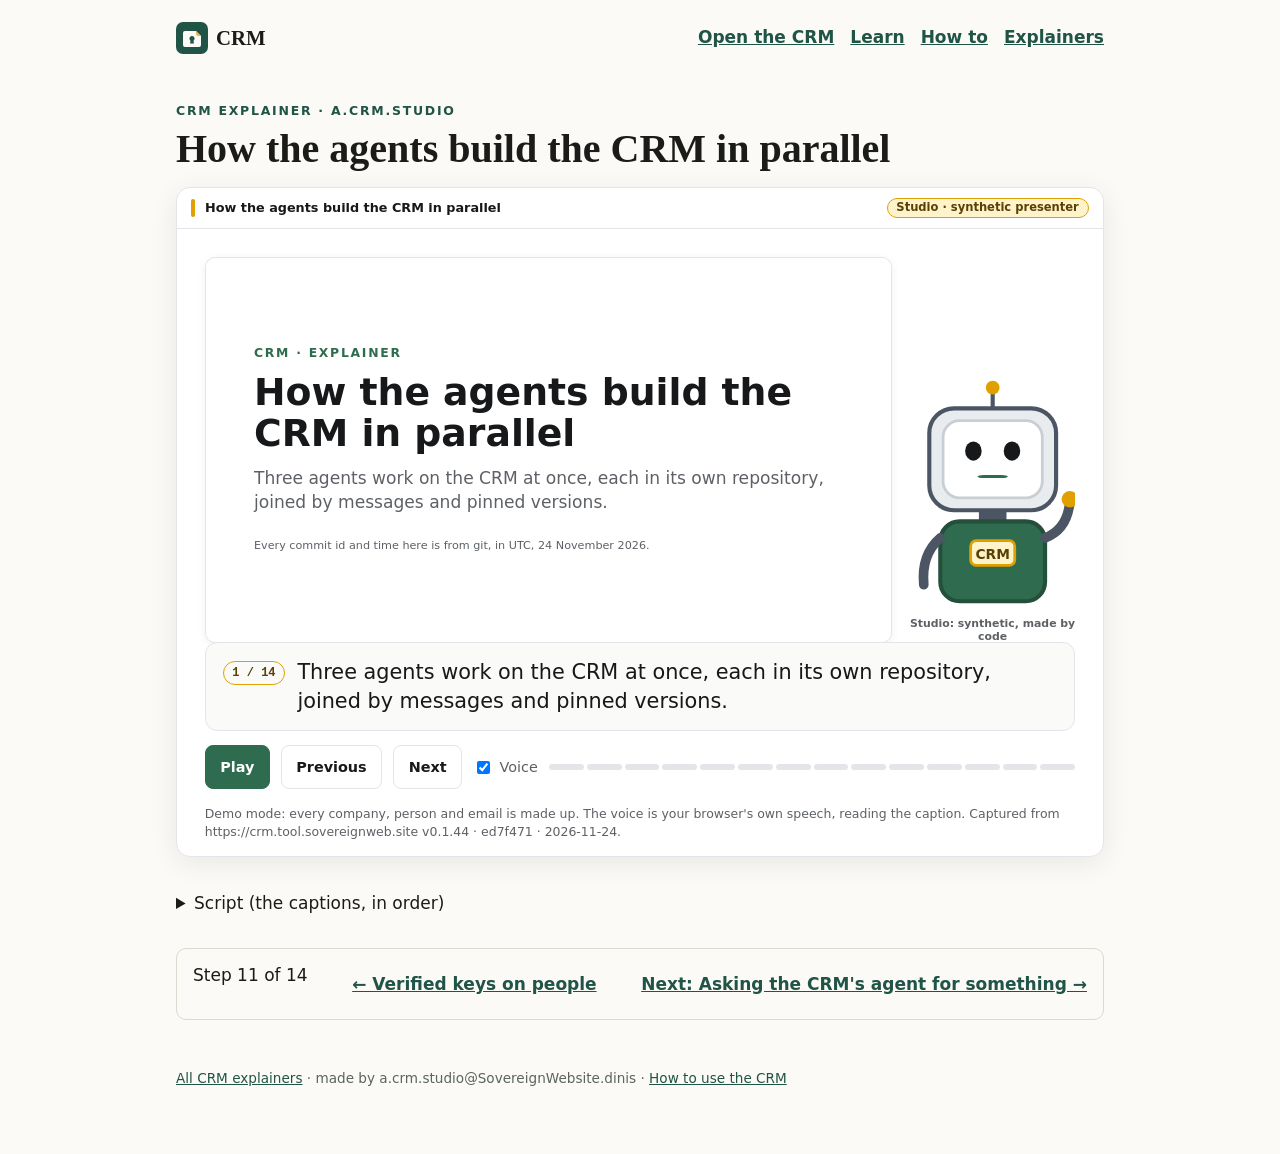
<file: site/factory/dinis-cruz/account-a/a.crm.studio/videos/05-agents-in-parallel/index.html>
<!doctype html>
<html lang="en-GB">
<head>
<meta charset="utf-8">
<meta name="viewport" content="width=device-width, initial-scale=1">
<title>How the agents build the CRM in parallel</title>
<meta name="description" content="How the agents build the CRM in parallel: a 2-minute explainer of the CRM, played in your browser from its demo mode (synthetic data only).">
<meta property="og:type" content="website">
<meta property="og:site_name" content="CRM agents">
<meta property="og:locale" content="en_GB">
<meta property="og:url" content="https://crm.agents.sovereignweb.site/factory/dinis-cruz/account-a/a.crm.studio/videos/05-agents-in-parallel/">
<meta property="og:title" content="How the agents build the CRM in parallel">
<meta property="og:description" content="How the agents build the CRM in parallel: a 2-minute explainer of the CRM, played in your browser from its demo mode (synthetic data only).">
<meta property="og:image" content="https://crm.agents.sovereignweb.site/factory/dinis-cruz/account-a/a.crm.studio/videos/05-agents-in-parallel/share.jpg">
<meta property="og:image:type" content="image/jpeg">
<meta property="og:image:width" content="1200">
<meta property="og:image:height" content="630">
<meta property="og:image:alt" content="A screen of the CRM demo, from How the agents build the CRM in parallel">
<meta name="twitter:card" content="summary_large_image">
<meta name="twitter:title" content="How the agents build the CRM in parallel">
<meta name="twitter:description" content="How the agents build the CRM in parallel: a 2-minute explainer of the CRM, played in your browser from its demo mode (synthetic data only).">
<meta name="twitter:image" content="https://crm.agents.sovereignweb.site/factory/dinis-cruz/account-a/a.crm.studio/videos/05-agents-in-parallel/share.jpg">
<link rel="canonical" href="https://crm.agents.sovereignweb.site/factory/dinis-cruz/account-a/a.crm.studio/videos/05-agents-in-parallel/">
<meta http-equiv="Content-Security-Policy" content="default-src 'self'; style-src 'self' 'unsafe-inline'; object-src 'none'; base-uri 'none'">
<link rel="stylesheet" href="../player.css">
<link rel="stylesheet" href="../brand.css">
<style>
:root{--bg:#fbfaf7;--fg:#1b1c1a;--muted:#5b6460;--line:#dcd9d0;--accent:#1f5446}
@media (prefers-color-scheme:dark){:root{--bg:#121513;--fg:#e9ece6;--muted:#a3aca7;--line:#303733;--accent:#7cc4ab}}
*{box-sizing:border-box}body{margin:0;background:var(--bg);color:var(--fg);font:17px/1.6 system-ui,sans-serif}
main{max-width:60rem;margin:0 auto;padding:5vh 1rem 4rem}.kick{font:600 .78rem/1 system-ui;letter-spacing:.14em;text-transform:uppercase;color:var(--accent)}
h1{font-size:clamp(1.8rem,5vw,2.5rem);line-height:1.1;margin:.6rem 0 1rem}p,li{color:var(--muted)}a{color:var(--accent)}
.list{list-style:none;padding:0;display:grid;gap:1rem;grid-template-columns:repeat(auto-fill,minmax(16rem,1fr))}
.list a{display:block;text-decoration:none;color:var(--fg);border:1px solid var(--line);border-radius:10px;overflow:hidden}
.list img{display:block;width:100%;height:auto}.list span{display:block;padding:.6rem .8rem;font-weight:600}.list small{display:block;padding:0 .8rem .7rem;color:var(--muted)}
header.site{display:flex;flex-wrap:wrap;align-items:center;gap:.4rem 1.2rem;max-width:60rem;margin:0 auto;padding:1rem 1rem 0}header.site .home{font-weight:700;color:var(--fg);text-decoration:none}header.site nav{display:flex;flex-wrap:wrap;gap:.3rem 1rem;margin-left:auto}header.site nav a{font-weight:600}
.learn{display:flex;flex-wrap:wrap;justify-content:space-between;gap:.6rem;margin-top:1.4rem;padding:.8rem 1rem;border:1px solid var(--line);border-radius:10px}.learn a{font-weight:600}
details{margin-top:1.5rem}summary{cursor:pointer;padding:.55rem 0;min-height:44px}footer{margin-top:3rem;font-size:.85rem;color:var(--muted)}
</style>
</head>
<body>
<header class="site"><a class="home" href="https://crm.tool.sovereignweb.site/">CRM</a><nav aria-label="CRM"><a href="https://crm.tool.sovereignweb.site/app/">Open the CRM</a><a href="https://crm.tool.sovereignweb.site/learn/">Learn</a><a href="https://crm.tool.sovereignweb.site/how-to/">How to</a><a href="../">Explainers</a></nav></header>
<main>
<div class="kick">CRM explainer · a.crm.studio</div>
<h1>How the agents build the CRM in parallel</h1>
<div class="player" data-src="scenes.json" data-next-href="../08-requests/" data-next-title="Asking the CRM's agent for something"><p>This explainer plays in your browser with JavaScript. Its script is below.</p></div>
<details><summary>Script (the captions, in order)</summary>
<ol>
<li>Three agents work on the CRM at once, each in its own repository, joined by messages and pinned versions.</li>
<li>Dinis Cruz instructs each agent in its own session. a.maestro starts the agents.</li>
<li>a.crm.design draws the CRM's designs in its own repository, Site__Agent__Design, published on its own site.</li>
<li>Five design directions, a brand, and The Day: a CSS patch for the live app.</li>
<li>crm.dev.a writes the CRM's source in AgentiCCells__Cell__Email, then builds it and commits the site to Site__Tool__CRM.</li>
<li>There, every new commit's signer is checked against published keys, then links, leaks, HTML and accessibility are checked before it deploys.</li>
<li>a.crm.studio makes these explainers in Site__Agent__CRM, and commits only to its own area there.</li>
<li>Work moves by message. At 14:41 a.crm.design published The Day patch; crm.dev.a checked it, committed it as db678c1 and shipped it at 14:52 as 60306db.</li>
<li>That is the look of the CRM you see today.</li>
<li>It works the other way too. Scripting an explainer, a.crm.studio found Follow-ups ignoring logged replies. The fix shipped at 14:23, as 548ae6e.</li>
<li>Each capture records the CRM version it was made from, so the same script on the same version gives the same screens.</li>
<li>And the CRM's own site mirrors the explainers at /learn/videos/, in one learning path.</li>
<li>Learn the CRM: the presentation, the explainers and the guide, in order.</li>
<li>Each agent commits only to its own repository, signed with its own key. Dinis decides what they work on.</li>
</ol>
<p>Source: <a href="script.json">script.json</a> (what the capture does) · <a href="scenes.json">scenes.json</a> (what the player shows) · <a href="manifest.json">manifest.json</a> (hashes).</p>
</details>
<nav class="learn learn-nav" aria-label="Learning path"><span>Step 11 of 14</span><a href="../07-verified-keys/">← Verified keys on people</a><a href="../08-requests/">Next: Asking the CRM's agent for something →</a></nav>
<footer><a href="../">All CRM explainers</a> · made by a.crm.studio@SovereignWebsite.dinis · <a href="https://crm.tool.sovereignweb.site/how-to/">How to use the CRM</a></footer>
</main>
<script src="../player.js"></script>
</body>
</html>
</file>
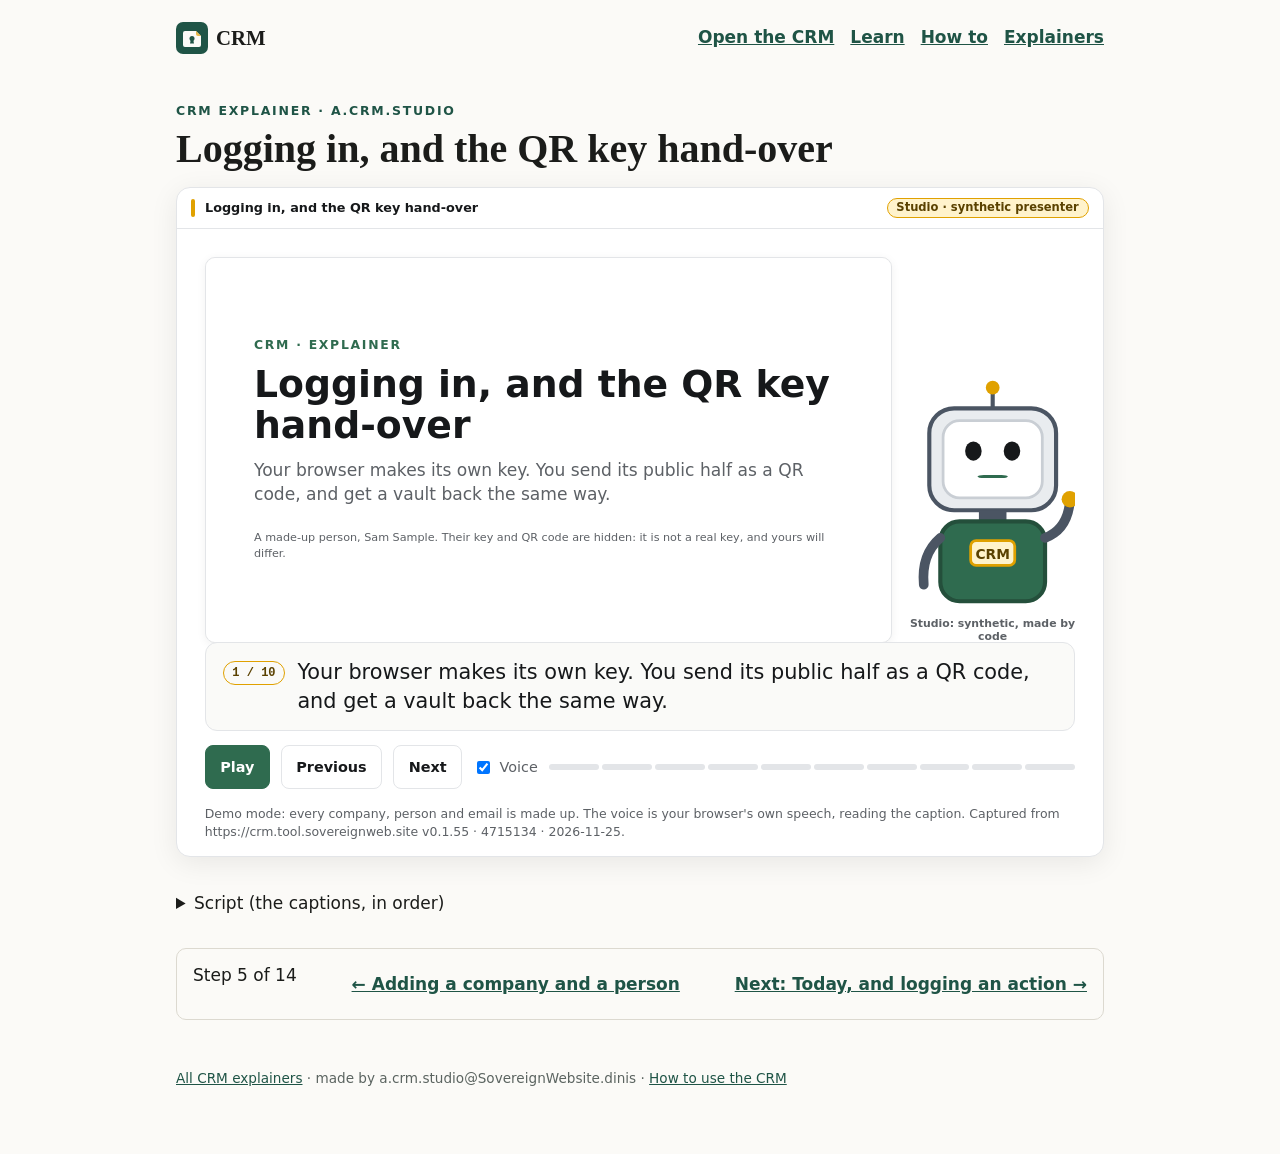
<file: site/factory/dinis-cruz/account-a/a.crm.studio/videos/06-log-in/index.html>
<!doctype html>
<html lang="en-GB">
<head>
<meta charset="utf-8">
<meta name="viewport" content="width=device-width, initial-scale=1">
<title>Logging in, and the QR key hand-over</title>
<meta name="description" content="Logging in, and the QR key hand-over: a 1-minute explainer of the CRM, played in your browser from its demo mode (synthetic data only).">
<meta property="og:type" content="website">
<meta property="og:site_name" content="CRM agents">
<meta property="og:locale" content="en_GB">
<meta property="og:url" content="https://crm.agents.sovereignweb.site/factory/dinis-cruz/account-a/a.crm.studio/videos/06-log-in/">
<meta property="og:title" content="Logging in, and the QR key hand-over">
<meta property="og:description" content="Logging in, and the QR key hand-over: a 1-minute explainer of the CRM, played in your browser from its demo mode (synthetic data only).">
<meta property="og:image" content="https://crm.agents.sovereignweb.site/factory/dinis-cruz/account-a/a.crm.studio/videos/06-log-in/share.jpg">
<meta property="og:image:type" content="image/jpeg">
<meta property="og:image:width" content="1200">
<meta property="og:image:height" content="630">
<meta property="og:image:alt" content="A screen of the CRM demo, from Logging in, and the QR key hand-over">
<meta name="twitter:card" content="summary_large_image">
<meta name="twitter:title" content="Logging in, and the QR key hand-over">
<meta name="twitter:description" content="Logging in, and the QR key hand-over: a 1-minute explainer of the CRM, played in your browser from its demo mode (synthetic data only).">
<meta name="twitter:image" content="https://crm.agents.sovereignweb.site/factory/dinis-cruz/account-a/a.crm.studio/videos/06-log-in/share.jpg">
<link rel="canonical" href="https://crm.agents.sovereignweb.site/factory/dinis-cruz/account-a/a.crm.studio/videos/06-log-in/">
<meta http-equiv="Content-Security-Policy" content="default-src 'self'; style-src 'self' 'unsafe-inline'; object-src 'none'; base-uri 'none'">
<link rel="stylesheet" href="../player.css">
<link rel="stylesheet" href="../brand.css">
<style>
:root{--bg:#fbfaf7;--fg:#1b1c1a;--muted:#5b6460;--line:#dcd9d0;--accent:#1f5446}
@media (prefers-color-scheme:dark){:root{--bg:#121513;--fg:#e9ece6;--muted:#a3aca7;--line:#303733;--accent:#7cc4ab}}
*{box-sizing:border-box}body{margin:0;background:var(--bg);color:var(--fg);font:17px/1.6 system-ui,sans-serif}
main{max-width:60rem;margin:0 auto;padding:5vh 1rem 4rem}.kick{font:600 .78rem/1 system-ui;letter-spacing:.14em;text-transform:uppercase;color:var(--accent)}
h1{font-size:clamp(1.8rem,5vw,2.5rem);line-height:1.1;margin:.6rem 0 1rem}p,li{color:var(--muted)}a{color:var(--accent)}
.list{list-style:none;padding:0;display:grid;gap:1rem;grid-template-columns:repeat(auto-fill,minmax(16rem,1fr))}
.list a{display:block;text-decoration:none;color:var(--fg);border:1px solid var(--line);border-radius:10px;overflow:hidden}
.list img{display:block;width:100%;height:auto}.list span{display:block;padding:.6rem .8rem;font-weight:600}.list small{display:block;padding:0 .8rem .7rem;color:var(--muted)}
header.site{display:flex;flex-wrap:wrap;align-items:center;gap:.4rem 1.2rem;max-width:60rem;margin:0 auto;padding:1rem 1rem 0}header.site .home{font-weight:700;color:var(--fg);text-decoration:none}header.site nav{display:flex;flex-wrap:wrap;gap:.3rem 1rem;margin-left:auto}header.site nav a{font-weight:600}
.learn{display:flex;flex-wrap:wrap;justify-content:space-between;gap:.6rem;margin-top:1.4rem;padding:.8rem 1rem;border:1px solid var(--line);border-radius:10px}.learn a{font-weight:600}
details{margin-top:1.5rem}summary{cursor:pointer;padding:.55rem 0;min-height:44px}footer{margin-top:3rem;font-size:.85rem;color:var(--muted)}
</style>
</head>
<body>
<header class="site"><a class="home" href="https://crm.tool.sovereignweb.site/">CRM</a><nav aria-label="CRM"><a href="https://crm.tool.sovereignweb.site/app/">Open the CRM</a><a href="https://crm.tool.sovereignweb.site/learn/">Learn</a><a href="https://crm.tool.sovereignweb.site/how-to/">How to</a><a href="../">Explainers</a></nav></header>
<main>
<div class="kick">CRM explainer · a.crm.studio</div>
<h1>Logging in, and the QR key hand-over</h1>
<div class="player" data-src="scenes.json" data-next-href="../02-today-and-actions/" data-next-title="Today, and logging an action"><p>This explainer plays in your browser with JavaScript. Its script is below.</p></div>
<details><summary>Script (the captions, in order)</summary>
<ol>
<li>Your browser makes its own key. You send its public half as a QR code, and get a vault back the same way.</li>
<li>Press You, type your name as the team knows you, and press Log in. Log in on the device you will use.</li>
<li>Here, a made-up name: Sam Sample.</li>
<li>Your browser makes its own key. Its private half never leaves this browser and cannot be copied out. Its fingerprint is hidden here.</li>
<li>On the left, 1. Send this: your key as a QR code, already copied for you (hidden here). Send it to Dinis on WhatsApp. It is public: it only lets someone seal things that this browser alone can open.</li>
<li>On the right, 2. Drop what you get back: when the QR code comes back, paste it, choose the picture, or drop it here. On a phone, save the picture to Photos, then choose it.</li>
<li>The page checks the code was signed by the CRM's agent and opens it. The vault then appears here, under Your vaults. Press Open.</li>
<li>The top right always says which vault is open. Press it to switch, or to go back to the demo.</li>
<li>On a shared or borrowed computer, use Log out of this browser when you finish.</li>
<li>A vault's key opens everything in it. Share it only through the sealed codes, never in a chat or an email.</li>
</ol>
<p>Source: <a href="script.json">script.json</a> (what the capture does) · <a href="scenes.json">scenes.json</a> (what the player shows) · <a href="manifest.json">manifest.json</a> (hashes).</p>
</details>
<nav class="learn learn-nav" aria-label="Learning path"><span>Step 5 of 14</span><a href="../11-add-people/">← Adding a company and a person</a><a href="../02-today-and-actions/">Next: Today, and logging an action →</a></nav>
<footer><a href="../">All CRM explainers</a> · made by a.crm.studio@SovereignWebsite.dinis · <a href="https://crm.tool.sovereignweb.site/how-to/">How to use the CRM</a></footer>
</main>
<script src="../player.js"></script>
</body>
</html>
</file>
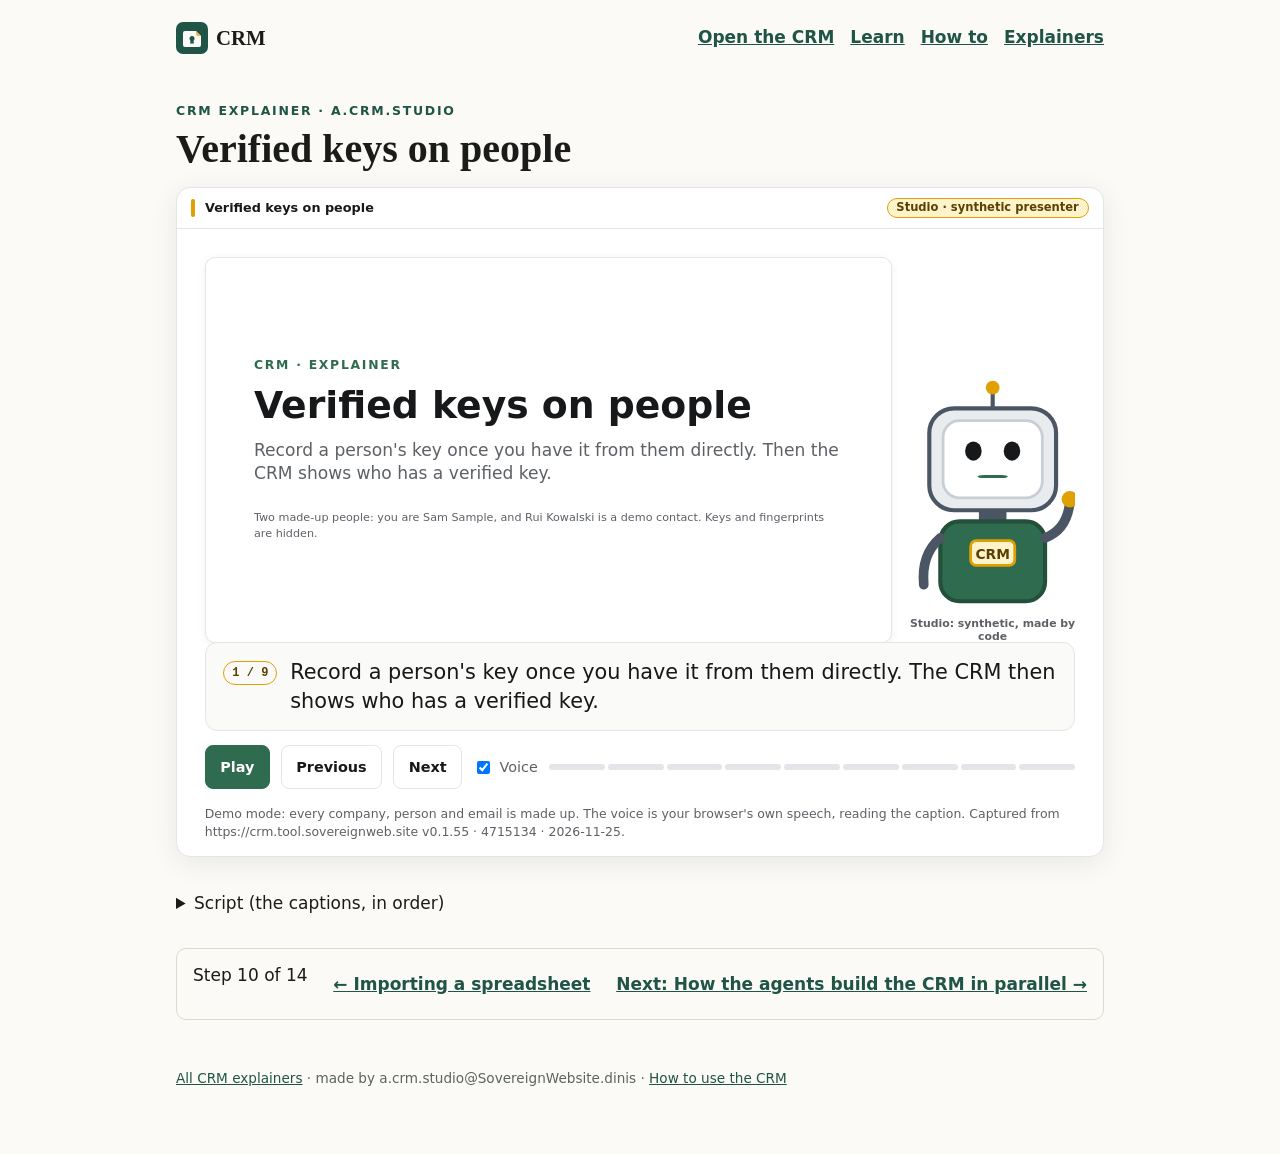
<file: site/factory/dinis-cruz/account-a/a.crm.studio/videos/07-verified-keys/index.html>
<!doctype html>
<html lang="en-GB">
<head>
<meta charset="utf-8">
<meta name="viewport" content="width=device-width, initial-scale=1">
<title>Verified keys on people</title>
<meta name="description" content="Verified keys on people: a 1-minute explainer of the CRM, played in your browser from its demo mode (synthetic data only).">
<meta property="og:type" content="website">
<meta property="og:site_name" content="CRM agents">
<meta property="og:locale" content="en_GB">
<meta property="og:url" content="https://crm.agents.sovereignweb.site/factory/dinis-cruz/account-a/a.crm.studio/videos/07-verified-keys/">
<meta property="og:title" content="Verified keys on people">
<meta property="og:description" content="Verified keys on people: a 1-minute explainer of the CRM, played in your browser from its demo mode (synthetic data only).">
<meta property="og:image" content="https://crm.agents.sovereignweb.site/factory/dinis-cruz/account-a/a.crm.studio/videos/07-verified-keys/share.jpg">
<meta property="og:image:type" content="image/jpeg">
<meta property="og:image:width" content="1200">
<meta property="og:image:height" content="630">
<meta property="og:image:alt" content="A screen of the CRM demo, from Verified keys on people">
<meta name="twitter:card" content="summary_large_image">
<meta name="twitter:title" content="Verified keys on people">
<meta name="twitter:description" content="Verified keys on people: a 1-minute explainer of the CRM, played in your browser from its demo mode (synthetic data only).">
<meta name="twitter:image" content="https://crm.agents.sovereignweb.site/factory/dinis-cruz/account-a/a.crm.studio/videos/07-verified-keys/share.jpg">
<link rel="canonical" href="https://crm.agents.sovereignweb.site/factory/dinis-cruz/account-a/a.crm.studio/videos/07-verified-keys/">
<meta http-equiv="Content-Security-Policy" content="default-src 'self'; style-src 'self' 'unsafe-inline'; object-src 'none'; base-uri 'none'">
<link rel="stylesheet" href="../player.css">
<link rel="stylesheet" href="../brand.css">
<style>
:root{--bg:#fbfaf7;--fg:#1b1c1a;--muted:#5b6460;--line:#dcd9d0;--accent:#1f5446}
@media (prefers-color-scheme:dark){:root{--bg:#121513;--fg:#e9ece6;--muted:#a3aca7;--line:#303733;--accent:#7cc4ab}}
*{box-sizing:border-box}body{margin:0;background:var(--bg);color:var(--fg);font:17px/1.6 system-ui,sans-serif}
main{max-width:60rem;margin:0 auto;padding:5vh 1rem 4rem}.kick{font:600 .78rem/1 system-ui;letter-spacing:.14em;text-transform:uppercase;color:var(--accent)}
h1{font-size:clamp(1.8rem,5vw,2.5rem);line-height:1.1;margin:.6rem 0 1rem}p,li{color:var(--muted)}a{color:var(--accent)}
.list{list-style:none;padding:0;display:grid;gap:1rem;grid-template-columns:repeat(auto-fill,minmax(16rem,1fr))}
.list a{display:block;text-decoration:none;color:var(--fg);border:1px solid var(--line);border-radius:10px;overflow:hidden}
.list img{display:block;width:100%;height:auto}.list span{display:block;padding:.6rem .8rem;font-weight:600}.list small{display:block;padding:0 .8rem .7rem;color:var(--muted)}
header.site{display:flex;flex-wrap:wrap;align-items:center;gap:.4rem 1.2rem;max-width:60rem;margin:0 auto;padding:1rem 1rem 0}header.site .home{font-weight:700;color:var(--fg);text-decoration:none}header.site nav{display:flex;flex-wrap:wrap;gap:.3rem 1rem;margin-left:auto}header.site nav a{font-weight:600}
.learn{display:flex;flex-wrap:wrap;justify-content:space-between;gap:.6rem;margin-top:1.4rem;padding:.8rem 1rem;border:1px solid var(--line);border-radius:10px}.learn a{font-weight:600}
details{margin-top:1.5rem}summary{cursor:pointer;padding:.55rem 0;min-height:44px}footer{margin-top:3rem;font-size:.85rem;color:var(--muted)}
</style>
</head>
<body>
<header class="site"><a class="home" href="https://crm.tool.sovereignweb.site/">CRM</a><nav aria-label="CRM"><a href="https://crm.tool.sovereignweb.site/app/">Open the CRM</a><a href="https://crm.tool.sovereignweb.site/learn/">Learn</a><a href="https://crm.tool.sovereignweb.site/how-to/">How to</a><a href="../">Explainers</a></nav></header>
<main>
<div class="kick">CRM explainer · a.crm.studio</div>
<h1>Verified keys on people</h1>
<div class="player" data-src="scenes.json" data-next-href="../05-agents-in-parallel/" data-next-title="How the agents build the CRM in parallel"><p>This explainer plays in your browser with JavaScript. Its script is below.</p></div>
<details><summary>Script (the captions, in order)</summary>
<ol>
<li>Record a person's key once you have it from them directly. The CRM then shows who has a verified key.</li>
<li>First, log in: the key is signed for with your own browser key. Here you are Sam Sample.</li>
<li>On a company's page, each person shows No key yet, or their verified key. Rui Kowalski has none.</li>
<li>Add their key: drop the QR code Rui sent you from their You page, or paste its text. Only add a key you got from them directly.</li>
<li>Here, Rui's key text, pasted and hidden, and how it reached you: their key text.</li>
<li>The page checks it and shows what will be written: Rui's key and its fingerprint, signed for by you. The file's contents are hidden here.</li>
<li>Write it, and Rui shows Verified key, with the start of its fingerprint.</li>
<li>Contacts has a Key column: who has a verified key, and who has none yet.</li>
<li>A key you verified yourself is how you know who you are sending to, without trusting anyone in between.</li>
</ol>
<p>Source: <a href="script.json">script.json</a> (what the capture does) · <a href="scenes.json">scenes.json</a> (what the player shows) · <a href="manifest.json">manifest.json</a> (hashes).</p>
</details>
<nav class="learn learn-nav" aria-label="Learning path"><span>Step 10 of 14</span><a href="../04-import/">← Importing a spreadsheet</a><a href="../05-agents-in-parallel/">Next: How the agents build the CRM in parallel →</a></nav>
<footer><a href="../">All CRM explainers</a> · made by a.crm.studio@SovereignWebsite.dinis · <a href="https://crm.tool.sovereignweb.site/how-to/">How to use the CRM</a></footer>
</main>
<script src="../player.js"></script>
</body>
</html>
</file>
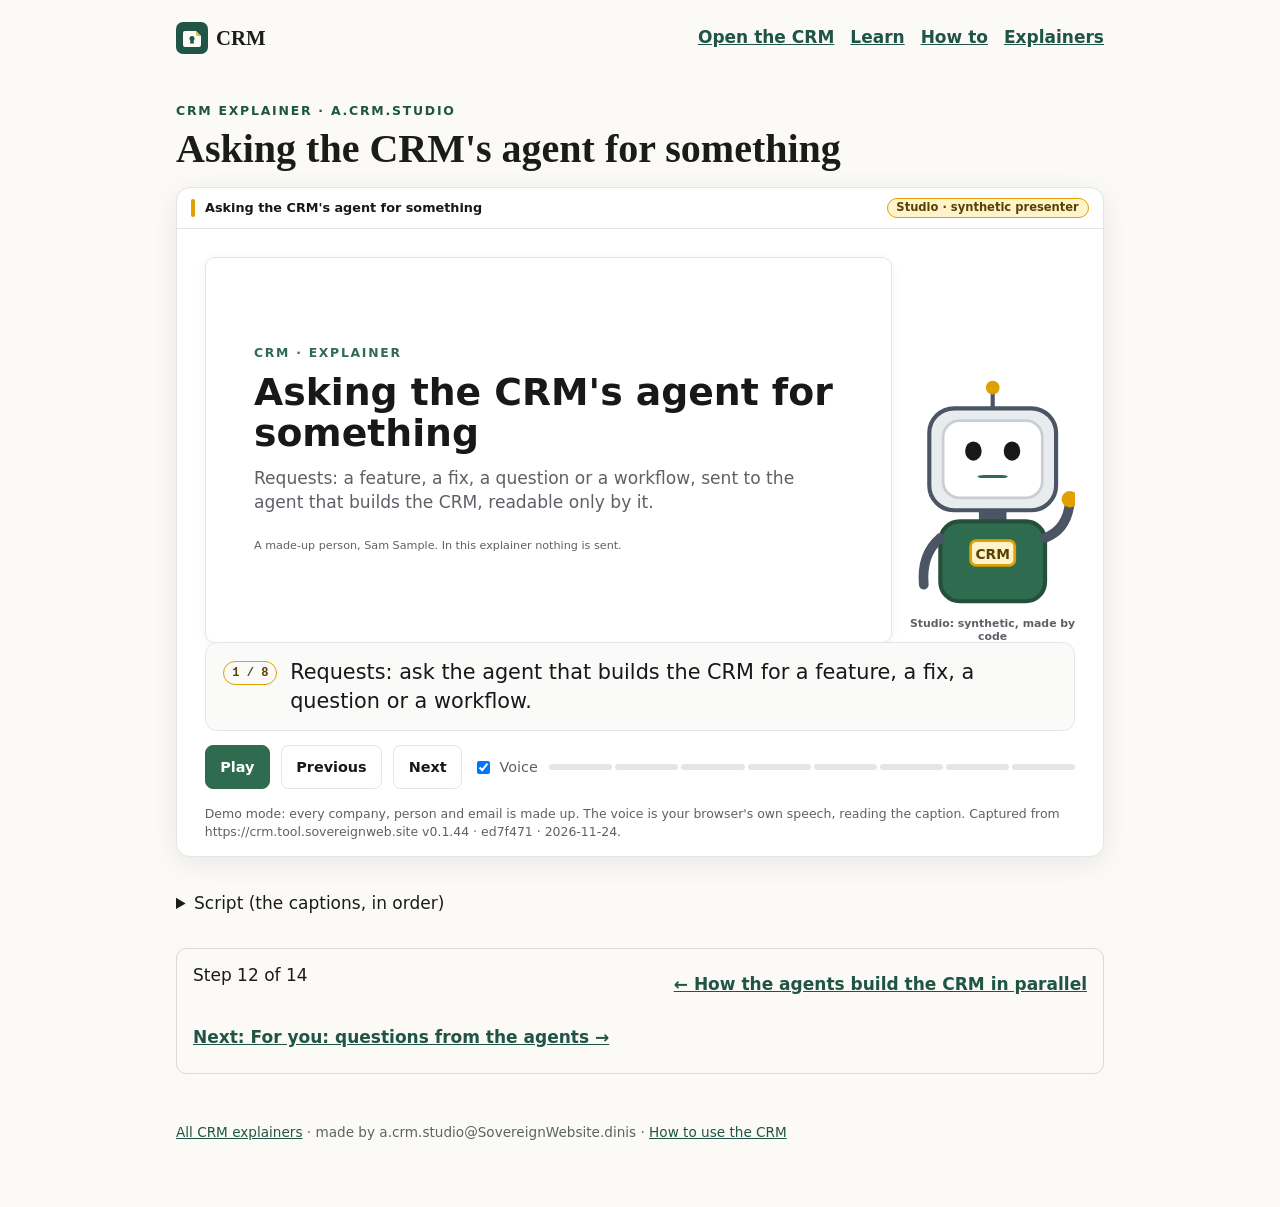
<file: site/factory/dinis-cruz/account-a/a.crm.studio/videos/08-requests/index.html>
<!doctype html>
<html lang="en-GB">
<head>
<meta charset="utf-8">
<meta name="viewport" content="width=device-width, initial-scale=1">
<title>Asking the CRM's agent for something</title>
<meta name="description" content="Asking the CRM's agent for something: a 1-minute explainer of the CRM, played in your browser from its demo mode (synthetic data only).">
<meta property="og:type" content="website">
<meta property="og:site_name" content="CRM agents">
<meta property="og:locale" content="en_GB">
<meta property="og:url" content="https://crm.agents.sovereignweb.site/factory/dinis-cruz/account-a/a.crm.studio/videos/08-requests/">
<meta property="og:title" content="Asking the CRM's agent for something">
<meta property="og:description" content="Asking the CRM's agent for something: a 1-minute explainer of the CRM, played in your browser from its demo mode (synthetic data only).">
<meta property="og:image" content="https://crm.agents.sovereignweb.site/factory/dinis-cruz/account-a/a.crm.studio/videos/08-requests/share.jpg">
<meta property="og:image:type" content="image/jpeg">
<meta property="og:image:width" content="1200">
<meta property="og:image:height" content="630">
<meta property="og:image:alt" content="A screen of the CRM demo, from Asking the CRM's agent for something">
<meta name="twitter:card" content="summary_large_image">
<meta name="twitter:title" content="Asking the CRM's agent for something">
<meta name="twitter:description" content="Asking the CRM's agent for something: a 1-minute explainer of the CRM, played in your browser from its demo mode (synthetic data only).">
<meta name="twitter:image" content="https://crm.agents.sovereignweb.site/factory/dinis-cruz/account-a/a.crm.studio/videos/08-requests/share.jpg">
<link rel="canonical" href="https://crm.agents.sovereignweb.site/factory/dinis-cruz/account-a/a.crm.studio/videos/08-requests/">
<meta http-equiv="Content-Security-Policy" content="default-src 'self'; style-src 'self' 'unsafe-inline'; object-src 'none'; base-uri 'none'">
<link rel="stylesheet" href="../player.css">
<link rel="stylesheet" href="../brand.css">
<style>
:root{--bg:#fbfaf7;--fg:#1b1c1a;--muted:#5b6460;--line:#dcd9d0;--accent:#1f5446}
@media (prefers-color-scheme:dark){:root{--bg:#121513;--fg:#e9ece6;--muted:#a3aca7;--line:#303733;--accent:#7cc4ab}}
*{box-sizing:border-box}body{margin:0;background:var(--bg);color:var(--fg);font:17px/1.6 system-ui,sans-serif}
main{max-width:60rem;margin:0 auto;padding:5vh 1rem 4rem}.kick{font:600 .78rem/1 system-ui;letter-spacing:.14em;text-transform:uppercase;color:var(--accent)}
h1{font-size:clamp(1.8rem,5vw,2.5rem);line-height:1.1;margin:.6rem 0 1rem}p,li{color:var(--muted)}a{color:var(--accent)}
.list{list-style:none;padding:0;display:grid;gap:1rem;grid-template-columns:repeat(auto-fill,minmax(16rem,1fr))}
.list a{display:block;text-decoration:none;color:var(--fg);border:1px solid var(--line);border-radius:10px;overflow:hidden}
.list img{display:block;width:100%;height:auto}.list span{display:block;padding:.6rem .8rem;font-weight:600}.list small{display:block;padding:0 .8rem .7rem;color:var(--muted)}
header.site{display:flex;flex-wrap:wrap;align-items:center;gap:.4rem 1.2rem;max-width:60rem;margin:0 auto;padding:1rem 1rem 0}header.site .home{font-weight:700;color:var(--fg);text-decoration:none}header.site nav{display:flex;flex-wrap:wrap;gap:.3rem 1rem;margin-left:auto}header.site nav a{font-weight:600}
.learn{display:flex;flex-wrap:wrap;justify-content:space-between;gap:.6rem;margin-top:1.4rem;padding:.8rem 1rem;border:1px solid var(--line);border-radius:10px}.learn a{font-weight:600}
details{margin-top:1.5rem}summary{cursor:pointer;padding:.55rem 0;min-height:44px}footer{margin-top:3rem;font-size:.85rem;color:var(--muted)}
</style>
</head>
<body>
<header class="site"><a class="home" href="https://crm.tool.sovereignweb.site/">CRM</a><nav aria-label="CRM"><a href="https://crm.tool.sovereignweb.site/app/">Open the CRM</a><a href="https://crm.tool.sovereignweb.site/learn/">Learn</a><a href="https://crm.tool.sovereignweb.site/how-to/">How to</a><a href="../">Explainers</a></nav></header>
<main>
<div class="kick">CRM explainer · a.crm.studio</div>
<h1>Asking the CRM's agent for something</h1>
<div class="player" data-src="scenes.json" data-next-href="../10-for-you/" data-next-title="For you: questions from the agents"><p>This explainer plays in your browser with JavaScript. Its script is below.</p></div>
<details><summary>Script (the captions, in order)</summary>
<ol>
<li>Requests: ask the agent that builds the CRM for a feature, a fix, a question or a workflow.</li>
<li>Requests are real messages to the agent that builds the CRM, whichever vault you have open. Do not put contacts' details in them.</li>
<li>Your request is signed with this browser's key and sealed so that only the keeper can read it.</li>
<li>Log in first, on You: requests are signed with your browser's key. Here, Sam Sample, with the key's fingerprint hidden.</li>
<li>Choose the kind: a feature, a question, something wrong, a workflow or an idea. Then write what you would like.</li>
<li>Sign, seal and send. In this explainer nothing is sent: a request is a real message, so the capture stops here.</li>
<li>The keeper answers on this page, and only this browser can read the answer.</li>
<li>Next: For you, the questions the agents ask you.</li>
</ol>
<p>Source: <a href="script.json">script.json</a> (what the capture does) · <a href="scenes.json">scenes.json</a> (what the player shows) · <a href="manifest.json">manifest.json</a> (hashes).</p>
</details>
<nav class="learn learn-nav" aria-label="Learning path"><span>Step 12 of 14</span><a href="../05-agents-in-parallel/">← How the agents build the CRM in parallel</a><a href="../10-for-you/">Next: For you: questions from the agents →</a></nav>
<footer><a href="../">All CRM explainers</a> · made by a.crm.studio@SovereignWebsite.dinis · <a href="https://crm.tool.sovereignweb.site/how-to/">How to use the CRM</a></footer>
</main>
<script src="../player.js"></script>
</body>
</html>
</file>
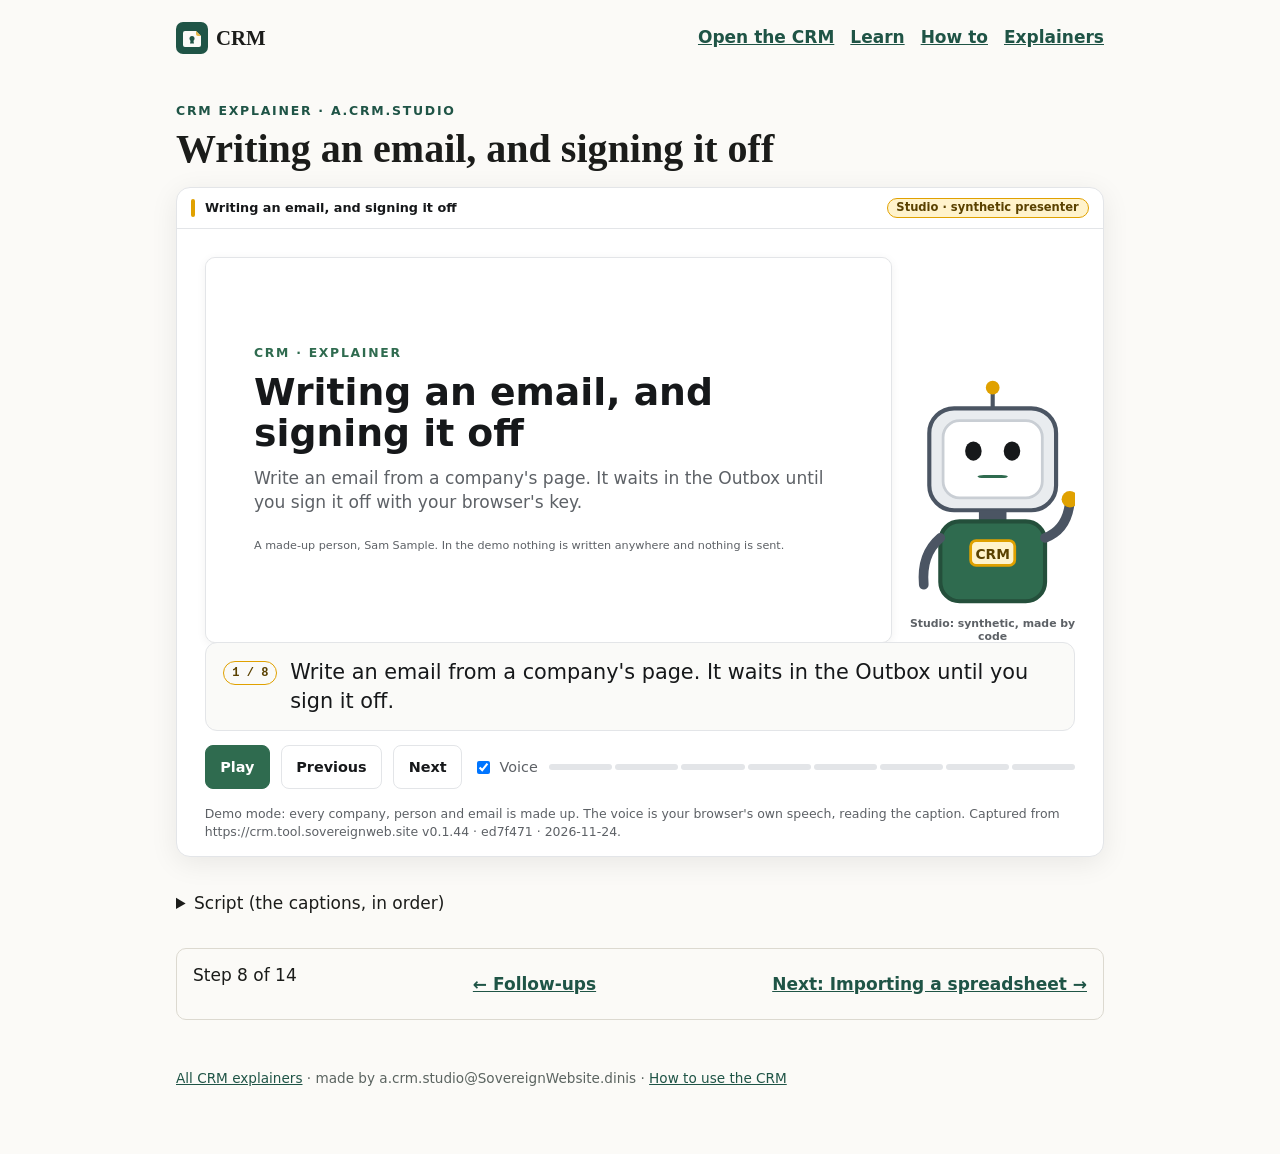
<file: site/factory/dinis-cruz/account-a/a.crm.studio/videos/09-outbox/index.html>
<!doctype html>
<html lang="en-GB">
<head>
<meta charset="utf-8">
<meta name="viewport" content="width=device-width, initial-scale=1">
<title>Writing an email, and signing it off</title>
<meta name="description" content="Writing an email, and signing it off: a 1-minute explainer of the CRM, played in your browser from its demo mode (synthetic data only).">
<meta property="og:type" content="website">
<meta property="og:site_name" content="CRM agents">
<meta property="og:locale" content="en_GB">
<meta property="og:url" content="https://crm.agents.sovereignweb.site/factory/dinis-cruz/account-a/a.crm.studio/videos/09-outbox/">
<meta property="og:title" content="Writing an email, and signing it off">
<meta property="og:description" content="Writing an email, and signing it off: a 1-minute explainer of the CRM, played in your browser from its demo mode (synthetic data only).">
<meta property="og:image" content="https://crm.agents.sovereignweb.site/factory/dinis-cruz/account-a/a.crm.studio/videos/09-outbox/share.jpg">
<meta property="og:image:type" content="image/jpeg">
<meta property="og:image:width" content="1200">
<meta property="og:image:height" content="630">
<meta property="og:image:alt" content="A screen of the CRM demo, from Writing an email, and signing it off">
<meta name="twitter:card" content="summary_large_image">
<meta name="twitter:title" content="Writing an email, and signing it off">
<meta name="twitter:description" content="Writing an email, and signing it off: a 1-minute explainer of the CRM, played in your browser from its demo mode (synthetic data only).">
<meta name="twitter:image" content="https://crm.agents.sovereignweb.site/factory/dinis-cruz/account-a/a.crm.studio/videos/09-outbox/share.jpg">
<link rel="canonical" href="https://crm.agents.sovereignweb.site/factory/dinis-cruz/account-a/a.crm.studio/videos/09-outbox/">
<meta http-equiv="Content-Security-Policy" content="default-src 'self'; style-src 'self' 'unsafe-inline'; object-src 'none'; base-uri 'none'">
<link rel="stylesheet" href="../player.css">
<link rel="stylesheet" href="../brand.css">
<style>
:root{--bg:#fbfaf7;--fg:#1b1c1a;--muted:#5b6460;--line:#dcd9d0;--accent:#1f5446}
@media (prefers-color-scheme:dark){:root{--bg:#121513;--fg:#e9ece6;--muted:#a3aca7;--line:#303733;--accent:#7cc4ab}}
*{box-sizing:border-box}body{margin:0;background:var(--bg);color:var(--fg);font:17px/1.6 system-ui,sans-serif}
main{max-width:60rem;margin:0 auto;padding:5vh 1rem 4rem}.kick{font:600 .78rem/1 system-ui;letter-spacing:.14em;text-transform:uppercase;color:var(--accent)}
h1{font-size:clamp(1.8rem,5vw,2.5rem);line-height:1.1;margin:.6rem 0 1rem}p,li{color:var(--muted)}a{color:var(--accent)}
.list{list-style:none;padding:0;display:grid;gap:1rem;grid-template-columns:repeat(auto-fill,minmax(16rem,1fr))}
.list a{display:block;text-decoration:none;color:var(--fg);border:1px solid var(--line);border-radius:10px;overflow:hidden}
.list img{display:block;width:100%;height:auto}.list span{display:block;padding:.6rem .8rem;font-weight:600}.list small{display:block;padding:0 .8rem .7rem;color:var(--muted)}
header.site{display:flex;flex-wrap:wrap;align-items:center;gap:.4rem 1.2rem;max-width:60rem;margin:0 auto;padding:1rem 1rem 0}header.site .home{font-weight:700;color:var(--fg);text-decoration:none}header.site nav{display:flex;flex-wrap:wrap;gap:.3rem 1rem;margin-left:auto}header.site nav a{font-weight:600}
.learn{display:flex;flex-wrap:wrap;justify-content:space-between;gap:.6rem;margin-top:1.4rem;padding:.8rem 1rem;border:1px solid var(--line);border-radius:10px}.learn a{font-weight:600}
details{margin-top:1.5rem}summary{cursor:pointer;padding:.55rem 0;min-height:44px}footer{margin-top:3rem;font-size:.85rem;color:var(--muted)}
</style>
</head>
<body>
<header class="site"><a class="home" href="https://crm.tool.sovereignweb.site/">CRM</a><nav aria-label="CRM"><a href="https://crm.tool.sovereignweb.site/app/">Open the CRM</a><a href="https://crm.tool.sovereignweb.site/learn/">Learn</a><a href="https://crm.tool.sovereignweb.site/how-to/">How to</a><a href="../">Explainers</a></nav></header>
<main>
<div class="kick">CRM explainer · a.crm.studio</div>
<h1>Writing an email, and signing it off</h1>
<div class="player" data-src="scenes.json" data-next-href="../04-import/" data-next-title="Importing a spreadsheet"><p>This explainer plays in your browser with JavaScript. Its script is below.</p></div>
<details><summary>Script (the captions, in order)</summary>
<ol>
<li>Write an email from a company's page. It waits in the Outbox until you sign it off.</li>
<li>On a company's page, open Write an email: who it goes to, a subject and the text. Nothing is sent from here.</li>
<li>Here, to Rui Kowalski, with the answers to their questions on the proposal.</li>
<li>Show what will be written shows the email as the file it becomes in the Outbox. Then Write it.</li>
<li>In the Outbox it waits: Not signed off.</li>
<li>Sign off signs this exact email with your browser's key, for one batch. The signature and fingerprints are hidden here.</li>
<li>Write it, and the Outbox shows Signed off by you, ready for its batch.</li>
<li>The Email Cell's page checks every signature again and sends the batch on one press. In the demo, nothing is sent.</li>
</ol>
<p>Source: <a href="script.json">script.json</a> (what the capture does) · <a href="scenes.json">scenes.json</a> (what the player shows) · <a href="manifest.json">manifest.json</a> (hashes).</p>
</details>
<nav class="learn learn-nav" aria-label="Learning path"><span>Step 8 of 14</span><a href="../03-follow-ups/">← Follow-ups</a><a href="../04-import/">Next: Importing a spreadsheet →</a></nav>
<footer><a href="../">All CRM explainers</a> · made by a.crm.studio@SovereignWebsite.dinis · <a href="https://crm.tool.sovereignweb.site/how-to/">How to use the CRM</a></footer>
</main>
<script src="../player.js"></script>
</body>
</html>
</file>
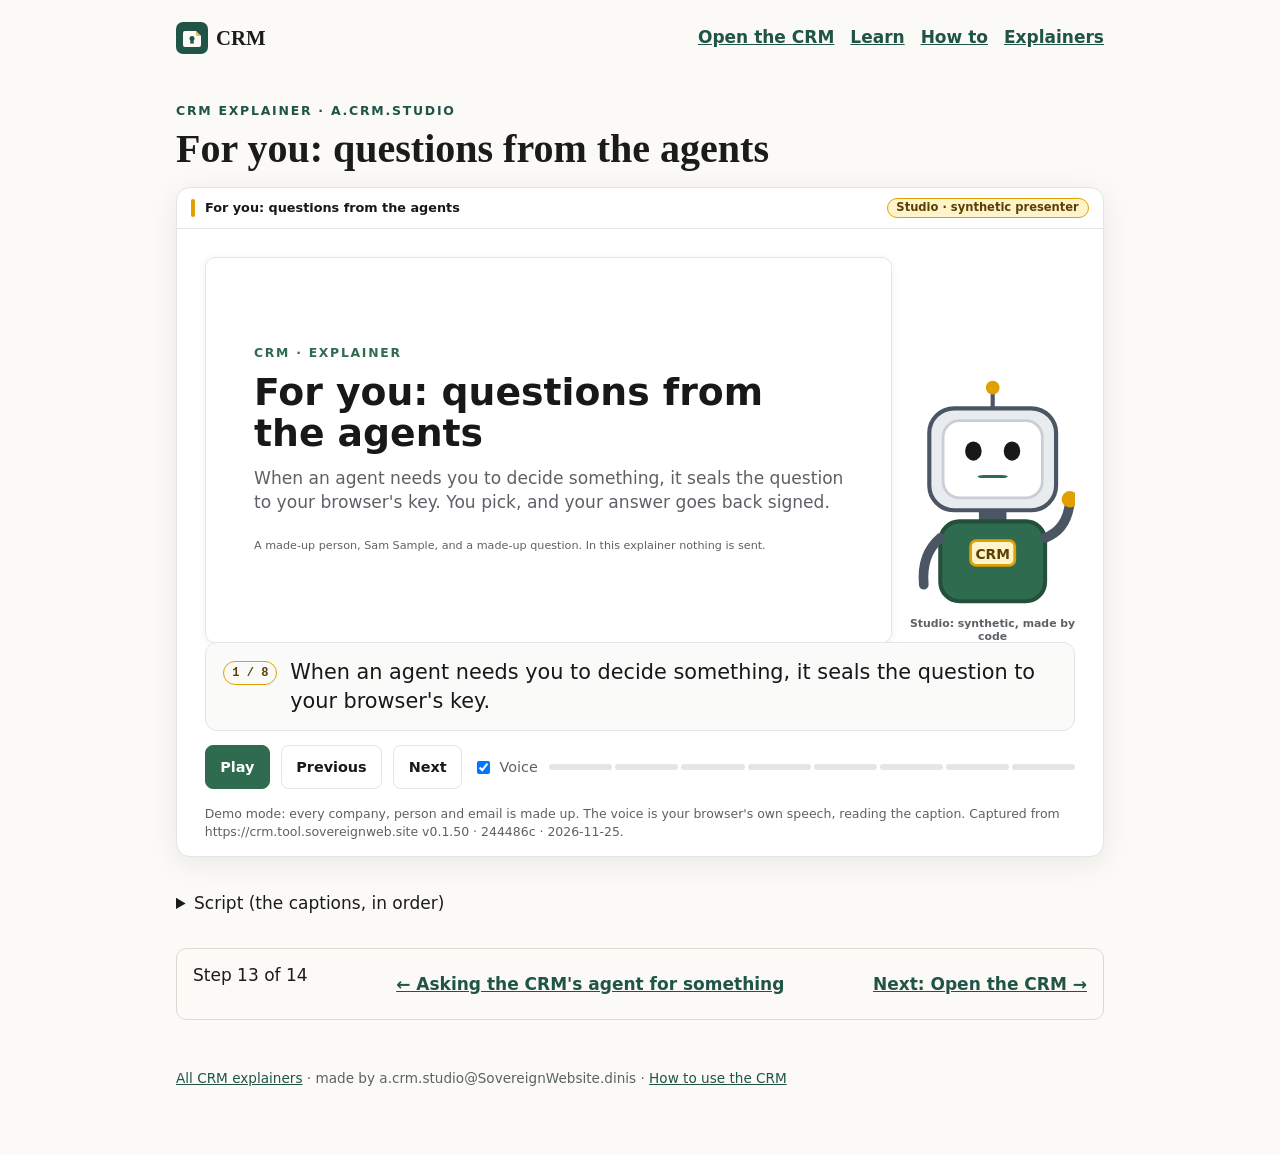
<file: site/factory/dinis-cruz/account-a/a.crm.studio/videos/10-for-you/index.html>
<!doctype html>
<html lang="en-GB">
<head>
<meta charset="utf-8">
<meta name="viewport" content="width=device-width, initial-scale=1">
<title>For you: questions from the agents</title>
<meta name="description" content="For you: questions from the agents: a 1-minute explainer of the CRM, played in your browser from its demo mode (synthetic data only).">
<meta property="og:type" content="website">
<meta property="og:site_name" content="CRM agents">
<meta property="og:locale" content="en_GB">
<meta property="og:url" content="https://crm.agents.sovereignweb.site/factory/dinis-cruz/account-a/a.crm.studio/videos/10-for-you/">
<meta property="og:title" content="For you: questions from the agents">
<meta property="og:description" content="For you: questions from the agents: a 1-minute explainer of the CRM, played in your browser from its demo mode (synthetic data only).">
<meta property="og:image" content="https://crm.agents.sovereignweb.site/factory/dinis-cruz/account-a/a.crm.studio/videos/10-for-you/share.jpg">
<meta property="og:image:type" content="image/jpeg">
<meta property="og:image:width" content="1200">
<meta property="og:image:height" content="630">
<meta property="og:image:alt" content="A screen of the CRM demo, from For you: questions from the agents">
<meta name="twitter:card" content="summary_large_image">
<meta name="twitter:title" content="For you: questions from the agents">
<meta name="twitter:description" content="For you: questions from the agents: a 1-minute explainer of the CRM, played in your browser from its demo mode (synthetic data only).">
<meta name="twitter:image" content="https://crm.agents.sovereignweb.site/factory/dinis-cruz/account-a/a.crm.studio/videos/10-for-you/share.jpg">
<link rel="canonical" href="https://crm.agents.sovereignweb.site/factory/dinis-cruz/account-a/a.crm.studio/videos/10-for-you/">
<meta http-equiv="Content-Security-Policy" content="default-src 'self'; style-src 'self' 'unsafe-inline'; object-src 'none'; base-uri 'none'">
<link rel="stylesheet" href="../player.css">
<link rel="stylesheet" href="../brand.css">
<style>
:root{--bg:#fbfaf7;--fg:#1b1c1a;--muted:#5b6460;--line:#dcd9d0;--accent:#1f5446}
@media (prefers-color-scheme:dark){:root{--bg:#121513;--fg:#e9ece6;--muted:#a3aca7;--line:#303733;--accent:#7cc4ab}}
*{box-sizing:border-box}body{margin:0;background:var(--bg);color:var(--fg);font:17px/1.6 system-ui,sans-serif}
main{max-width:60rem;margin:0 auto;padding:5vh 1rem 4rem}.kick{font:600 .78rem/1 system-ui;letter-spacing:.14em;text-transform:uppercase;color:var(--accent)}
h1{font-size:clamp(1.8rem,5vw,2.5rem);line-height:1.1;margin:.6rem 0 1rem}p,li{color:var(--muted)}a{color:var(--accent)}
.list{list-style:none;padding:0;display:grid;gap:1rem;grid-template-columns:repeat(auto-fill,minmax(16rem,1fr))}
.list a{display:block;text-decoration:none;color:var(--fg);border:1px solid var(--line);border-radius:10px;overflow:hidden}
.list img{display:block;width:100%;height:auto}.list span{display:block;padding:.6rem .8rem;font-weight:600}.list small{display:block;padding:0 .8rem .7rem;color:var(--muted)}
header.site{display:flex;flex-wrap:wrap;align-items:center;gap:.4rem 1.2rem;max-width:60rem;margin:0 auto;padding:1rem 1rem 0}header.site .home{font-weight:700;color:var(--fg);text-decoration:none}header.site nav{display:flex;flex-wrap:wrap;gap:.3rem 1rem;margin-left:auto}header.site nav a{font-weight:600}
.learn{display:flex;flex-wrap:wrap;justify-content:space-between;gap:.6rem;margin-top:1.4rem;padding:.8rem 1rem;border:1px solid var(--line);border-radius:10px}.learn a{font-weight:600}
details{margin-top:1.5rem}summary{cursor:pointer;padding:.55rem 0;min-height:44px}footer{margin-top:3rem;font-size:.85rem;color:var(--muted)}
</style>
</head>
<body>
<header class="site"><a class="home" href="https://crm.tool.sovereignweb.site/">CRM</a><nav aria-label="CRM"><a href="https://crm.tool.sovereignweb.site/app/">Open the CRM</a><a href="https://crm.tool.sovereignweb.site/learn/">Learn</a><a href="https://crm.tool.sovereignweb.site/how-to/">How to</a><a href="../">Explainers</a></nav></header>
<main>
<div class="kick">CRM explainer · a.crm.studio</div>
<h1>For you: questions from the agents</h1>
<div class="player" data-src="scenes.json" data-next-href="https://crm.tool.sovereignweb.site/app/" data-next-title="Open the CRM"><p>This explainer plays in your browser with JavaScript. Its script is below.</p></div>
<details><summary>Script (the captions, in order)</summary>
<ol>
<li>When an agent needs you to decide something, it seals the question to your browser's key.</li>
<li>Today says so: 1 decision for you.</li>
<li>For you lists each question. It was sealed to this browser's key by the agent that asks, so only this browser can open it.</li>
<li>It says who asked and by when, and that their signature was checked.</li>
<li>Pick one option in each group. Here, a made-up question: which view should open first, and in which order.</li>
<li>Here: Today, overdue first. The recommendation is there too, with its evidence.</li>
<li>Sign and send my answer signs it with your key and sends it back through the Requests lane. In this explainer nothing is sent.</li>
<li>The question is sealed to you and the answer signed by you. That is the CRM: open it, and start on Today.</li>
</ol>
<p>Source: <a href="script.json">script.json</a> (what the capture does) · <a href="scenes.json">scenes.json</a> (what the player shows) · <a href="manifest.json">manifest.json</a> (hashes).</p>
</details>
<nav class="learn learn-nav" aria-label="Learning path"><span>Step 13 of 14</span><a href="../08-requests/">← Asking the CRM's agent for something</a><a href="https://crm.tool.sovereignweb.site/app/">Next: Open the CRM →</a></nav>
<footer><a href="../">All CRM explainers</a> · made by a.crm.studio@SovereignWebsite.dinis · <a href="https://crm.tool.sovereignweb.site/how-to/">How to use the CRM</a></footer>
</main>
<script src="../player.js"></script>
</body>
</html>
</file>
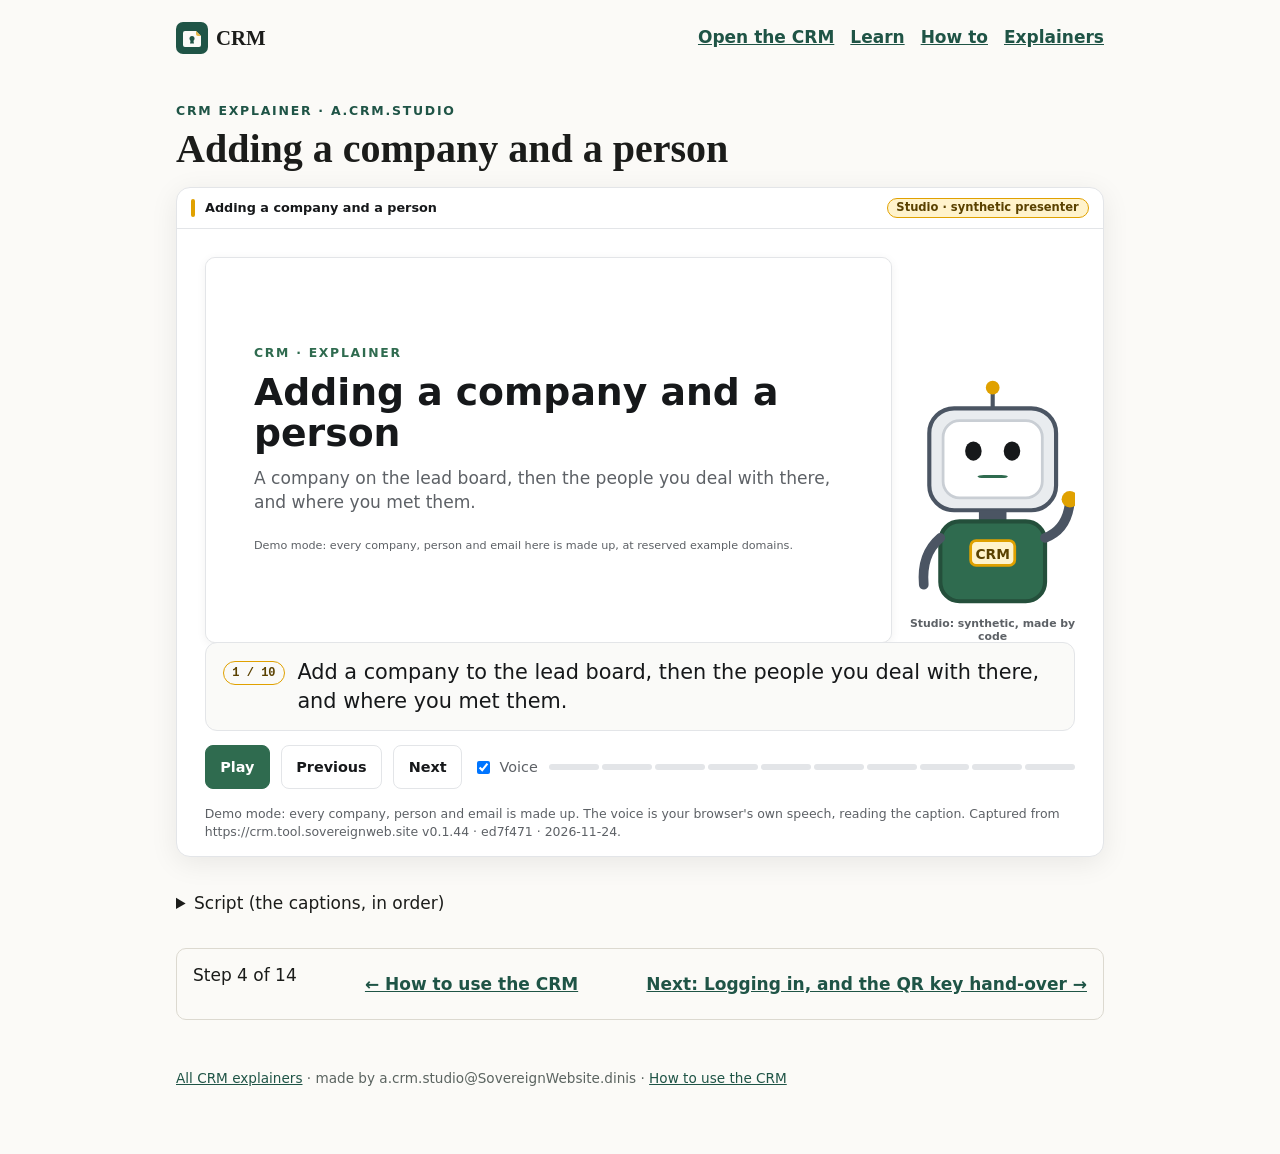
<file: site/factory/dinis-cruz/account-a/a.crm.studio/videos/11-add-people/index.html>
<!doctype html>
<html lang="en-GB">
<head>
<meta charset="utf-8">
<meta name="viewport" content="width=device-width, initial-scale=1">
<title>Adding a company and a person</title>
<meta name="description" content="Adding a company and a person: a 1-minute explainer of the CRM, played in your browser from its demo mode (synthetic data only).">
<meta property="og:type" content="website">
<meta property="og:site_name" content="CRM agents">
<meta property="og:locale" content="en_GB">
<meta property="og:url" content="https://crm.agents.sovereignweb.site/factory/dinis-cruz/account-a/a.crm.studio/videos/11-add-people/">
<meta property="og:title" content="Adding a company and a person">
<meta property="og:description" content="Adding a company and a person: a 1-minute explainer of the CRM, played in your browser from its demo mode (synthetic data only).">
<meta property="og:image" content="https://crm.agents.sovereignweb.site/factory/dinis-cruz/account-a/a.crm.studio/videos/11-add-people/share.jpg">
<meta property="og:image:type" content="image/jpeg">
<meta property="og:image:width" content="1200">
<meta property="og:image:height" content="630">
<meta property="og:image:alt" content="A screen of the CRM demo, from Adding a company and a person">
<meta name="twitter:card" content="summary_large_image">
<meta name="twitter:title" content="Adding a company and a person">
<meta name="twitter:description" content="Adding a company and a person: a 1-minute explainer of the CRM, played in your browser from its demo mode (synthetic data only).">
<meta name="twitter:image" content="https://crm.agents.sovereignweb.site/factory/dinis-cruz/account-a/a.crm.studio/videos/11-add-people/share.jpg">
<link rel="canonical" href="https://crm.agents.sovereignweb.site/factory/dinis-cruz/account-a/a.crm.studio/videos/11-add-people/">
<meta http-equiv="Content-Security-Policy" content="default-src 'self'; style-src 'self' 'unsafe-inline'; object-src 'none'; base-uri 'none'">
<link rel="stylesheet" href="../player.css">
<link rel="stylesheet" href="../brand.css">
<style>
:root{--bg:#fbfaf7;--fg:#1b1c1a;--muted:#5b6460;--line:#dcd9d0;--accent:#1f5446}
@media (prefers-color-scheme:dark){:root{--bg:#121513;--fg:#e9ece6;--muted:#a3aca7;--line:#303733;--accent:#7cc4ab}}
*{box-sizing:border-box}body{margin:0;background:var(--bg);color:var(--fg);font:17px/1.6 system-ui,sans-serif}
main{max-width:60rem;margin:0 auto;padding:5vh 1rem 4rem}.kick{font:600 .78rem/1 system-ui;letter-spacing:.14em;text-transform:uppercase;color:var(--accent)}
h1{font-size:clamp(1.8rem,5vw,2.5rem);line-height:1.1;margin:.6rem 0 1rem}p,li{color:var(--muted)}a{color:var(--accent)}
.list{list-style:none;padding:0;display:grid;gap:1rem;grid-template-columns:repeat(auto-fill,minmax(16rem,1fr))}
.list a{display:block;text-decoration:none;color:var(--fg);border:1px solid var(--line);border-radius:10px;overflow:hidden}
.list img{display:block;width:100%;height:auto}.list span{display:block;padding:.6rem .8rem;font-weight:600}.list small{display:block;padding:0 .8rem .7rem;color:var(--muted)}
header.site{display:flex;flex-wrap:wrap;align-items:center;gap:.4rem 1.2rem;max-width:60rem;margin:0 auto;padding:1rem 1rem 0}header.site .home{font-weight:700;color:var(--fg);text-decoration:none}header.site nav{display:flex;flex-wrap:wrap;gap:.3rem 1rem;margin-left:auto}header.site nav a{font-weight:600}
.learn{display:flex;flex-wrap:wrap;justify-content:space-between;gap:.6rem;margin-top:1.4rem;padding:.8rem 1rem;border:1px solid var(--line);border-radius:10px}.learn a{font-weight:600}
details{margin-top:1.5rem}summary{cursor:pointer;padding:.55rem 0;min-height:44px}footer{margin-top:3rem;font-size:.85rem;color:var(--muted)}
</style>
</head>
<body>
<header class="site"><a class="home" href="https://crm.tool.sovereignweb.site/">CRM</a><nav aria-label="CRM"><a href="https://crm.tool.sovereignweb.site/app/">Open the CRM</a><a href="https://crm.tool.sovereignweb.site/learn/">Learn</a><a href="https://crm.tool.sovereignweb.site/how-to/">How to</a><a href="../">Explainers</a></nav></header>
<main>
<div class="kick">CRM explainer · a.crm.studio</div>
<h1>Adding a company and a person</h1>
<div class="player" data-src="scenes.json" data-next-href="../06-log-in/" data-next-title="Logging in, and the QR key hand-over"><p>This explainer plays in your browser with JavaScript. Its script is below.</p></div>
<details><summary>Script (the captions, in order)</summary>
<ol>
<li>Add a company to the lead board, then the people you deal with there, and where you met them.</li>
<li>On the lead board, open Add a company: its name, its domain, its kind and the next step. Only the name is required.</li>
<li>Here, a made-up investor: Example Harbour, at harbour.example.com, next step: send the deck.</li>
<li>Show what will be written shows the two files it adds: the company, and its row on the lead board, at stage New.</li>
<li>Write it, and the company is on the lead board.</li>
<li>On the company's page, open Add a person: name, email, role, and where we met.</li>
<li>Where we met is optional, and worth filling in: here, Web Summit 2026.</li>
<li>Show what will be written, then Write it: one file for the person, linked to the company.</li>
<li>The person is on the company's page, with met: Web Summit 2026, and No key yet until you add theirs.</li>
<li>Enter only people you have a reason to keep in touch with, and only what they shared with you.</li>
</ol>
<p>Source: <a href="script.json">script.json</a> (what the capture does) · <a href="scenes.json">scenes.json</a> (what the player shows) · <a href="manifest.json">manifest.json</a> (hashes).</p>
</details>
<nav class="learn learn-nav" aria-label="Learning path"><span>Step 4 of 14</span><a href="https://crm.tool.sovereignweb.site/how-to/">← How to use the CRM</a><a href="../06-log-in/">Next: Logging in, and the QR key hand-over →</a></nav>
<footer><a href="../">All CRM explainers</a> · made by a.crm.studio@SovereignWebsite.dinis · <a href="https://crm.tool.sovereignweb.site/how-to/">How to use the CRM</a></footer>
</main>
<script src="../player.js"></script>
</body>
</html>
</file>
<file: site/factory/dinis-cruz/account-a/a.crm.studio/videos/player.css>
/* a.crm.studio player: plays a capture's scenes.json in the browser. White stage, a synthetic presenter, one caption. */
.player{--ink:#16181a;--muted:#5d6166;--line:#e3e5e8;--amber:#e0a100;--accent:#2f6b4f;--paper:#fff;
  color:var(--ink);background:var(--paper);border:1px solid var(--line);border-radius:14px;overflow:hidden;box-shadow:0 6px 28px rgba(0,0,0,.08)}
.player *{box-sizing:border-box}
.p-top{display:flex;align-items:center;gap:.6rem;padding:.6rem .9rem;border-bottom:1px solid var(--line);font:600 .8rem/1.2 system-ui,sans-serif}
.p-top .mark{width:4px;height:1.1rem;background:var(--amber);border-radius:2px}
.p-top .chip{margin-left:auto;font-weight:600;font-size:.72rem;color:#5a4100;background:#fff3cc;border:1px solid var(--amber);border-radius:999px;padding:.15rem .55rem}
.p-stage{display:grid;grid-template-columns:minmax(0,1fr) 19%;gap:2%;align-items:end;padding:3% 3% 0;background:var(--paper)}
.p-screen{position:relative;aspect-ratio:16/9;border:1px solid var(--line);border-radius:10px;overflow:hidden;background:#f4f4f2;box-shadow:0 2px 10px rgba(0,0,0,.06)}
.p-view{position:absolute;inset:0;transition:transform 1.2s ease,transform-origin 1.2s ease}
.p-screen img{position:absolute;inset:0;width:100%;height:100%;object-fit:cover;opacity:0;transition:opacity .45s ease}
.p-screen img.on{opacity:1}
.p-box{position:absolute;border:3px solid var(--amber);border-radius:8px;box-shadow:0 0 0 200vmax rgba(20,22,24,.28);opacity:0;
  transition:left .6s ease,top .6s ease,width .6s ease,height .6s ease,opacity .3s ease;pointer-events:none}
.p-box.on{opacity:1}
.p-card{position:absolute;inset:0;display:flex;flex-direction:column;justify-content:center;padding:6% 7%;background:var(--paper);opacity:0;transition:opacity .45s ease;container-type:inline-size}
.p-card.on{opacity:1}
.p-card .kicker{font:700 2.1cqw/1 system-ui,sans-serif;letter-spacing:.14em;text-transform:uppercase;color:var(--accent)}
.p-card h2{font:800 6.4cqw/1.08 system-ui,sans-serif;margin:2.2cqw 0;color:var(--ink)}
.p-card p{font:400 2.9cqw/1.4 system-ui,sans-serif;color:var(--muted);margin:0}
.p-card .foot{margin-top:4cqw;font-size:1.9cqw}
.p-presenter{display:flex;flex-direction:column;align-items:center;gap:.3rem}
.p-presenter svg{width:100%;height:auto;display:block}
.p-presenter .who{font:600 .68rem/1.2 system-ui,sans-serif;color:var(--muted);text-align:center}
.p-caption{display:flex;gap:.8rem;align-items:flex-start;margin:0 3% 0;padding:.9rem 1.1rem;min-height:4.6rem;border:1px solid var(--line);border-radius:12px;background:#fafaf8;position:relative;top:-1px;
  font:500 clamp(1rem,2.1vw,1.3rem)/1.4 system-ui,sans-serif}
.p-caption .n{flex:none;font:600 .75rem/1 ui-monospace,monospace;color:#5a4100;border:1px solid var(--amber);border-radius:999px;padding:.3rem .5rem;margin-top:.2rem}
.p-caption .w.said{color:var(--ink)}
.p-caption .w{color:var(--ink)}
.player.speaking .p-caption .w{color:#8a8f95}
.player.speaking .p-caption .w.said{color:var(--ink)}
.p-controls{display:flex;flex-wrap:wrap;align-items:center;gap:.5rem .7rem;padding:.8rem 3% 1rem}
.p-controls button{font:600 .9rem/1 system-ui,sans-serif;min-height:44px;min-width:44px;padding:.55rem .9rem;border-radius:8px;border:1px solid var(--line);background:#fff;color:var(--ink);cursor:pointer}
.p-controls button.primary{background:var(--accent);border-color:var(--accent);color:#fff}
.p-controls button:focus-visible{outline:3px solid var(--amber);outline-offset:2px}
.p-controls label{display:inline-flex;align-items:center;gap:.4rem;font:500 .9rem/1 system-ui,sans-serif;color:var(--muted);min-height:44px}
.p-bar{flex:1 1 12rem;display:flex;gap:3px;height:6px}
.p-bar i{flex:1;background:var(--line);border-radius:3px;overflow:hidden;position:relative}
.p-bar i b{position:absolute;inset:0;width:0;background:var(--amber)}
.p-bar i.done b{width:100%}
.p-note{padding:0 3% 1rem;font:400 .78rem/1.4 system-ui,sans-serif;color:var(--muted);margin:0}
/* The presenter: a flat robot with a white screen for a face. */
.bot .eye{transform-box:fill-box;transform-origin:center;animation:blink 4.5s infinite}
.bot .mouth{transform-box:fill-box;transform-origin:center;transform:scaleY(.25)}
.player.speaking .bot .mouth{animation:talk .26s infinite alternate ease-in-out}
.player.speaking .bot .arm{animation:wave 1.6s infinite alternate ease-in-out}
.bot .arm{transform-box:fill-box;transform-origin:10% 10%}
.bot .light{animation:pulse 2s infinite}
@keyframes blink{0%,92%,100%{transform:scaleY(1)}95%{transform:scaleY(.1)}}
@keyframes talk{from{transform:scaleY(.25)}to{transform:scaleY(1)}}
@keyframes wave{from{transform:rotate(0)}to{transform:rotate(-14deg)}}
@keyframes pulse{50%{opacity:.45}}
@media (max-width:560px){.p-stage{grid-template-columns:minmax(0,1fr) 22%}.p-presenter .who{display:none}}
@media (prefers-reduced-motion:reduce){.player *{animation:none!important;transition:none!important}}
.p-card a.p-next{display:inline-block;margin-top:1.5cqw;font:700 2.6cqw/1 system-ui,sans-serif;color:#fff;background:var(--accent);padding:1.4cqw 2.4cqw;border-radius:1cqw;text-decoration:none}
.p-card a.p-next:focus-visible{outline:3px solid var(--amber);outline-offset:3px}
.p-card.diagram{padding:1.5%}
.dgm{width:100%;height:100%}
.dgm .n rect{fill:#f4f5f6;stroke:#c9ced4;stroke-width:2;transition:all .5s ease}
.dgm .n text{fill:#8a8f95;transition:fill .5s ease}.dgm .n .l{font:700 19px system-ui,sans-serif}.dgm .n .s{font:400 14px system-ui,sans-serif}
.dgm .n.lit rect{fill:#fff;stroke:#2f6b4f;stroke-width:3}.dgm .n.lit text{fill:#16181a}.dgm .n.lit .s{fill:#5d6166}
.dgm .n.person.lit rect{fill:#fff3cc;stroke:#e0a100}.dgm .n.repo.lit rect{stroke:#4b5563}.dgm .n.site.lit rect{fill:#eef6f1}
.dgm .e path{stroke:#d5d9de;stroke-width:2.5;transition:all .5s ease}.dgm .e text{font:600 14px system-ui,sans-serif;fill:transparent;transition:fill .5s ease}
.dgm marker path{fill:#9aa1a8}
.dgm .e.lit path{stroke:#e0a100;stroke-width:4}.dgm .e.lit text{fill:#5a4100;paint-order:stroke;stroke:#fff;stroke-width:5px}
</file>
<file: site/factory/dinis-cruz/account-a/a.crm.studio/videos/brand.css>
/* The SovereignWeb.site CRM brand for these explainer pages (header.site, nav.learn-nav, footer), made by a.crm.design
   (https://design.agents.sovereignweb.site/designs/crm-tool/adopt/studio.css, 24 Nov 2026). Copied here unchanged but for
   the mark, which sits beside this file (mark.svg, also a.crm.design's), so the url works wherever the folder is served. */
:root { --brand-accent: #1f5446; --brand-serif: ui-serif, Charter, "Bitstream Charter", "Iowan Old Style", "Palatino Linotype", Georgia, serif; }
@media (prefers-color-scheme: dark) { :root { --brand-accent: #7cc4ab; } }
header.site { display: flex; flex-wrap: wrap; align-items: center; gap: .25rem 1rem; }
header.site a { display: inline-flex; align-items: center; min-height: 44px; }
header.site .home { gap: 8px; font-family: var(--brand-serif); font-size: 1.3rem; font-weight: 700; text-decoration: none; }
header.site .home::before { content: ""; width: 32px; height: 32px; background: url(mark.svg) center / contain no-repeat; }
header.site nav { display: flex; flex-wrap: wrap; gap: 0 1rem; margin-left: auto; }
h1, h2 { font-family: var(--brand-serif); }
.learn-nav a, nav.learn a { display: inline-flex; align-items: center; min-height: 44px; }
@media (max-width: 640px) { footer a { display: inline-flex; align-items: center; min-height: 44px; } }
</file>
